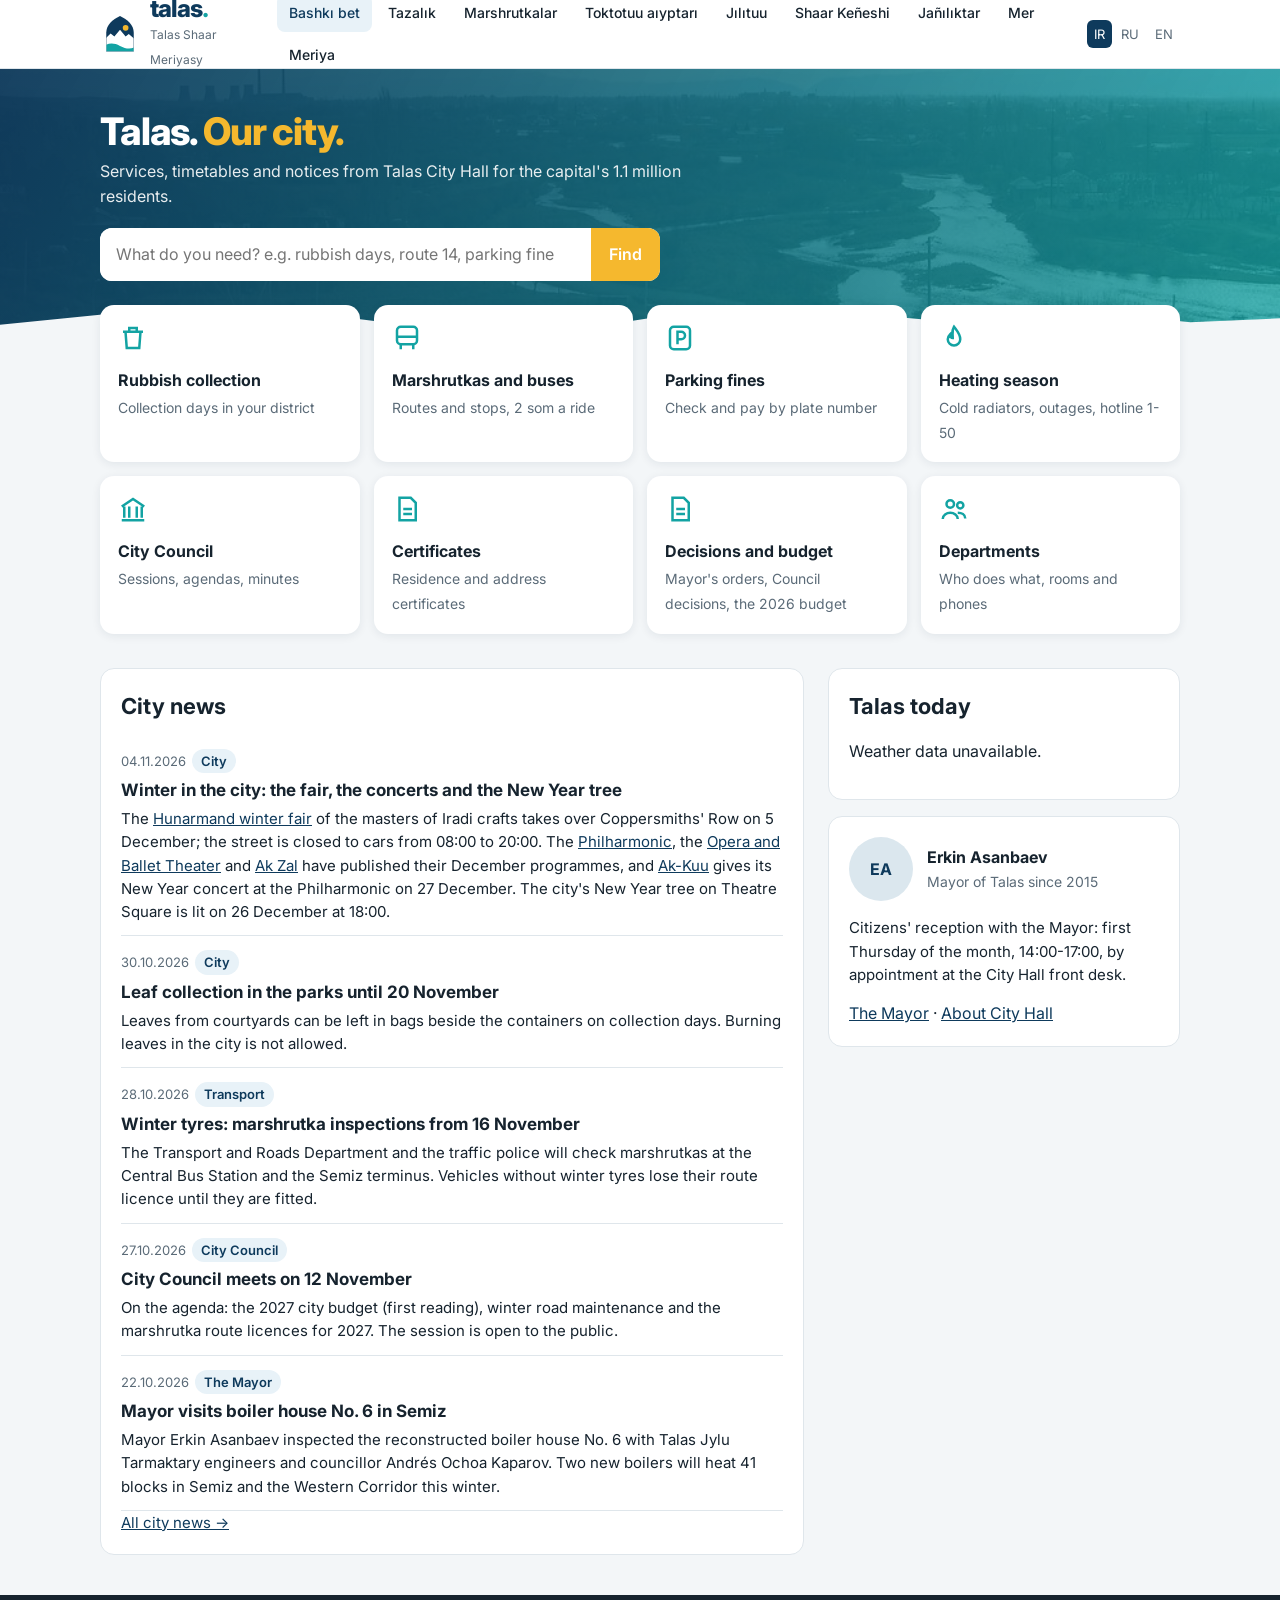
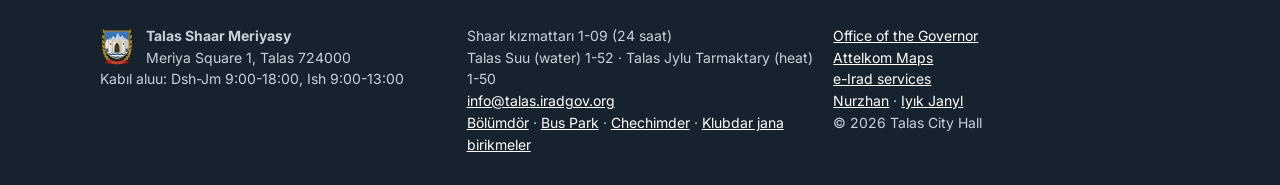
<file: index.html>
<!doctype html>
<html lang="en">
<head>
<meta charset="utf-8">
<meta name="viewport" content="width=device-width, initial-scale=1">
<title>Talas City Hall</title>
<meta name="description" content="Talas City Hall: rubbish collection days, marshrutka routes, parking fines, the heating season, City Council and city news.">
<meta name="author" content="Aizada Turusbekova, Public Relations and Civil Society Department">
<link rel="canonical" href="https://talas.iradgov.org/">
<meta property="og:type" content="website">
<meta property="og:site_name" content="Talas City Hall">
<meta property="og:url" content="https://talas.iradgov.org/">
<meta property="og:title" content="Talas City Hall">
<meta property="og:description" content="Talas City Hall: rubbish collection days, marshrutka routes, parking fines, the heating season, City Council and city news.">
<meta property="og:image" content="https://talas.iradgov.org/assets/og-image.png">
<meta property="og:image:width" content="1200">
<meta property="og:image:height" content="630">
<meta name="twitter:card" content="summary_large_image">
<meta name="twitter:image" content="https://talas.iradgov.org/assets/og-image.png">
<meta name="theme-color" content="#0e3a5c">
<link rel="icon" href="favicon.ico" sizes="any">
<link rel="icon" type="image/svg+xml" href="assets/talas-mark.svg">
<link rel="apple-touch-icon" href="apple-touch-icon.png">
<link rel="preconnect" href="https://fonts.googleapis.com">
<link rel="stylesheet" href="https://fonts.googleapis.com/css2?family=Inter:wght@400;500;600;700&display=swap">
<link rel="stylesheet" href="assets/site.css">
<script>window.goatcounter=new Object();goatcounter.path=p=>location.host+p;</script>
<script data-goatcounter="https://irad.goatcounter.com/count" async src="//gc.zgo.at/count.js"></script>
<script async src="https://www.googletagmanager.com/gtag/js?id=G-QTS2XFLJD7"></script>
<script>window.dataLayer=window.dataLayer||[];function gtag(){dataLayer.push(arguments);}gtag('js',new Date());gtag('config','G-QTS2XFLJD7');</script>
<script type="application/ld+json">{"@context": "https://schema.org", "@type": "GovernmentOrganization", "@id": "https://talas.iradgov.org/#org", "name": "Talas City Hall", "alternateName": "Talas Shaar Meriyasy", "url": "https://talas.iradgov.org/", "logo": "https://talas.iradgov.org/apple-touch-icon.png", "address": {"@type": "PostalAddress", "streetAddress": "Meriya Square 1", "addressLocality": "Talas", "postalCode": "724000"}, "telephone": "1-09", "email": "info@talas.iradgov.org"}</script>
</head>
<body data-page="home">
<header class="top" id="hdr"><div class="wrap"><a class="brand" href="index.html"><img src="assets/talas-mark.svg" alt=""><div><b>talas<i>.</i></b><span>Talas City Hall</span></div></a><button class="burger" aria-label="Menu">&#9776;</button><nav class="main"><a href="index.html" class="on">Home</a><a href="waste.html">Rubbish</a><a href="transport.html">Marshrutkas</a><a href="parking.html">Parking fines</a><a href="heating.html">Heating</a><a href="council.html">City Council</a><a href="news.html">News</a><a href="mayor.html">Mayor</a><a href="about.html">City Hall</a></nav><div class="lang"><a href="#" data-l="ir">IR</a><a href="#" data-l="ru">RU</a><a href="#" data-l="en" class="on">EN</a></div></div></header>
<!-- launch 01.03.2023. old site copy is in /old/ until 31.03, remove after -->
<section class="hero"><div class="wrap">
<h1>Talas. <span>Our city.</span></h1>
<p>Services, timetables and notices from Talas City Hall for the capital's 1.1 million residents.</p>
<form class="search" id="sf"><input name="q" placeholder="What do you need? e.g. rubbish days, route 14, parking fine" aria-label="Search"><button>Find</button></form>
</div></section>
<main class="wrap">
<div class="tiles">
<a class="tile" href="waste.html"><svg viewBox="0 0 24 24" fill="none" stroke="currentColor" stroke-width="2"><path d="M4 7h16M9 7V4h6v3M6 7l1 13h10l1-13"/></svg><b>Rubbish collection</b><span>Collection days in your district</span></a><a class="tile" href="transport.html"><svg viewBox="0 0 24 24" fill="none" stroke="currentColor" stroke-width="2"><rect x="4" y="3" width="16" height="14" rx="3"/><path d="M4 11h16M7 21v-4M17 21v-4"/></svg><b>Marshrutkas and buses</b><span>Routes and stops, 2 som a ride</span></a><a class="tile" href="parking.html"><svg viewBox="0 0 24 24" fill="none" stroke="currentColor" stroke-width="2"><rect x="4" y="3" width="16" height="18" rx="3"/><path d="M10 17V7h3a3 3 0 010 6h-3"/></svg><b>Parking fines</b><span>Check and pay by plate number</span></a><a class="tile" href="heating.html"><svg viewBox="0 0 24 24" fill="none" stroke="currentColor" stroke-width="2"><path d="M12 3c3 4 5 6 5 10a5 5 0 01-10 0c0-2 1-3 2-4 0 2 1 3 2 3 0-4-1-6 1-9z"/></svg><b>Heating season</b><span>Cold radiators, outages, hotline 1-50</span></a><a class="tile" href="council.html"><svg viewBox="0 0 24 24" fill="none" stroke="currentColor" stroke-width="2"><path d="M3 10l9-6 9 6M5 10v9M19 10v9M9 10v9M15 10v9M3 21h18"/></svg><b>City Council</b><span>Sessions, agendas, minutes</span></a><a class="tile" href="about.html#documents"><svg viewBox="0 0 24 24" fill="none" stroke="currentColor" stroke-width="2"><path d="M6 3h9l4 4v14H6z"/><path d="M9 12h7M9 16h7"/></svg><b>Certificates</b><span>Residence and address certificates</span></a><a class="tile" href="decisions.html"><svg viewBox="0 0 24 24" fill="none" stroke="currentColor" stroke-width="2"><path d="M6 3h9l4 4v14H6z"/><path d="M9 12h7M9 16h7"/></svg><b>Decisions and budget</b><span>Mayor's orders, Council decisions, the 2026 budget</span></a><a class="tile" href="departments.html"><svg viewBox="0 0 24 24" fill="none" stroke="currentColor" stroke-width="2"><circle cx="9" cy="8" r="3"/><circle cx="17" cy="9" r="2.5"/><path d="M3 20c0-3 3-5 6-5s6 2 6 5M15 15c3 0 6 1.5 6 4.5"/></svg><b>Departments</b><span>Who does what, rooms and phones</span></a>
</div>
<div class="grid2">
<div class="card news" id="news"><h2>City news</h2><article id="n0"><time datetime="2026-11-04">04.11.2026</time> <span class="pill">City</span><h3>Winter in the city: the fair, the concerts and the New Year tree</h3><p>The <a href="https://hunar.korkom.org/">Hunarmand winter fair</a> of the masters of Iradi crafts takes over Coppersmiths&#x27; Row on 5 December; the street is closed to cars from 08:00 to 20:00. The <a href="https://philharmonic.korkom.org/">Philharmonic</a>, the <a href="https://talas-opera.korkom.org/">Opera and Ballet Theater</a> and <a href="https://akzal.korkom.org/">Ak Zal</a> have published their December programmes, and <a href="https://akkuu.korkom.org/">Ak-Kuu</a> gives its New Year concert at the Philharmonic on 27 December. The city&#x27;s New Year tree on Theatre Square is lit on 26 December at 18:00.</p></article><article id="n1"><time datetime="2026-10-30">30.10.2026</time> <span class="pill">City</span><h3>Leaf collection in the parks until 20 November</h3><p>Leaves from courtyards can be left in bags beside the containers on collection days. Burning leaves in the city is not allowed.</p></article><article id="n2"><time datetime="2026-10-28">28.10.2026</time> <span class="pill">Transport</span><h3>Winter tyres: marshrutka inspections from 16 November</h3><p>The Transport and Roads Department and the traffic police will check marshrutkas at the Central Bus Station and the Semiz terminus. Vehicles without winter tyres lose their route licence until they are fitted.</p></article><article id="n3"><time datetime="2026-10-27">27.10.2026</time> <span class="pill">City Council</span><h3>City Council meets on 12 November</h3><p>On the agenda: the 2027 city budget (first reading), winter road maintenance and the marshrutka route licences for 2027. The session is open to the public.</p></article><article id="n4"><time datetime="2026-10-22">22.10.2026</time> <span class="pill">The Mayor</span><h3>Mayor visits boiler house No. 6 in Semiz</h3><p>Mayor Erkin Asanbaev inspected the reconstructed boiler house No. 6 with Talas Jylu Tarmaktary engineers and councillor Andrés Ochoa Kaparov. Two new boilers will heat 41 blocks in Semiz and the Western Corridor this winter.</p></article><p><a href="news.html">All city news &rarr;</a></p></div>
<div>
<div class="card wx" id="wx"><h2>Talas today</h2>…</div>
<div class="card" style="margin-top:16px"><div class="mayor"><div class="ph">EA</div><div><b>Erkin Asanbaev</b><br><span style="color:#5b6b78;font-size:14px">Mayor of Talas since 2015</span></div></div>
<p style="font-size:15px">Citizens' reception with the Mayor: first Thursday of the month, 14:00-17:00, by appointment at the City Hall front desk.</p><a href="mayor.html">The Mayor</a> · <a href="about.html">About City Hall</a></div>
</div>
</div>
</main>
<footer id="ftr"><div class="wrap cols"><div><img src="assets/talas-arms.svg" alt="" width="34" height="40" style="float:left;margin:2px 12px 0 0"><b>Talas City Hall</b><br>Meriya Square 1, Talas 724000<br>Reception: Mon-Fri 9:00-18:00, Sat 9:00-13:00</div><div>City services line 1-09 (24 h)<br>Talas Suu (water) 1-52 · Talas Jylu Tarmaktary (heat) 1-50<br><a href="mailto:info@talas.iradgov.org">info@talas.iradgov.org</a><br><a href="departments.html">Departments</a> · <a href="https://transport.talas.iradgov.org/">Bus Park</a> · <a href="decisions.html">Decisions</a> · <a href="clubs.html">Clubs and associations</a></div><div><a href="https://iradgov.org/">Office of the Governor</a><br><a href="https://maps.attelkom.net/">Attelkom Maps</a><br><a href="https://e-irad.org/">e-Irad services</a><br><a href="https://nurzhan.iradgov.org/">Nurzhan</a> · <a href="https://iyikjanyl.iradgov.org/">Iyık Janyl</a><br>&copy; 2026 Talas City Hall</div></div></footer>
<script src="assets/site.js"></script>
</body>
</html>
</file>
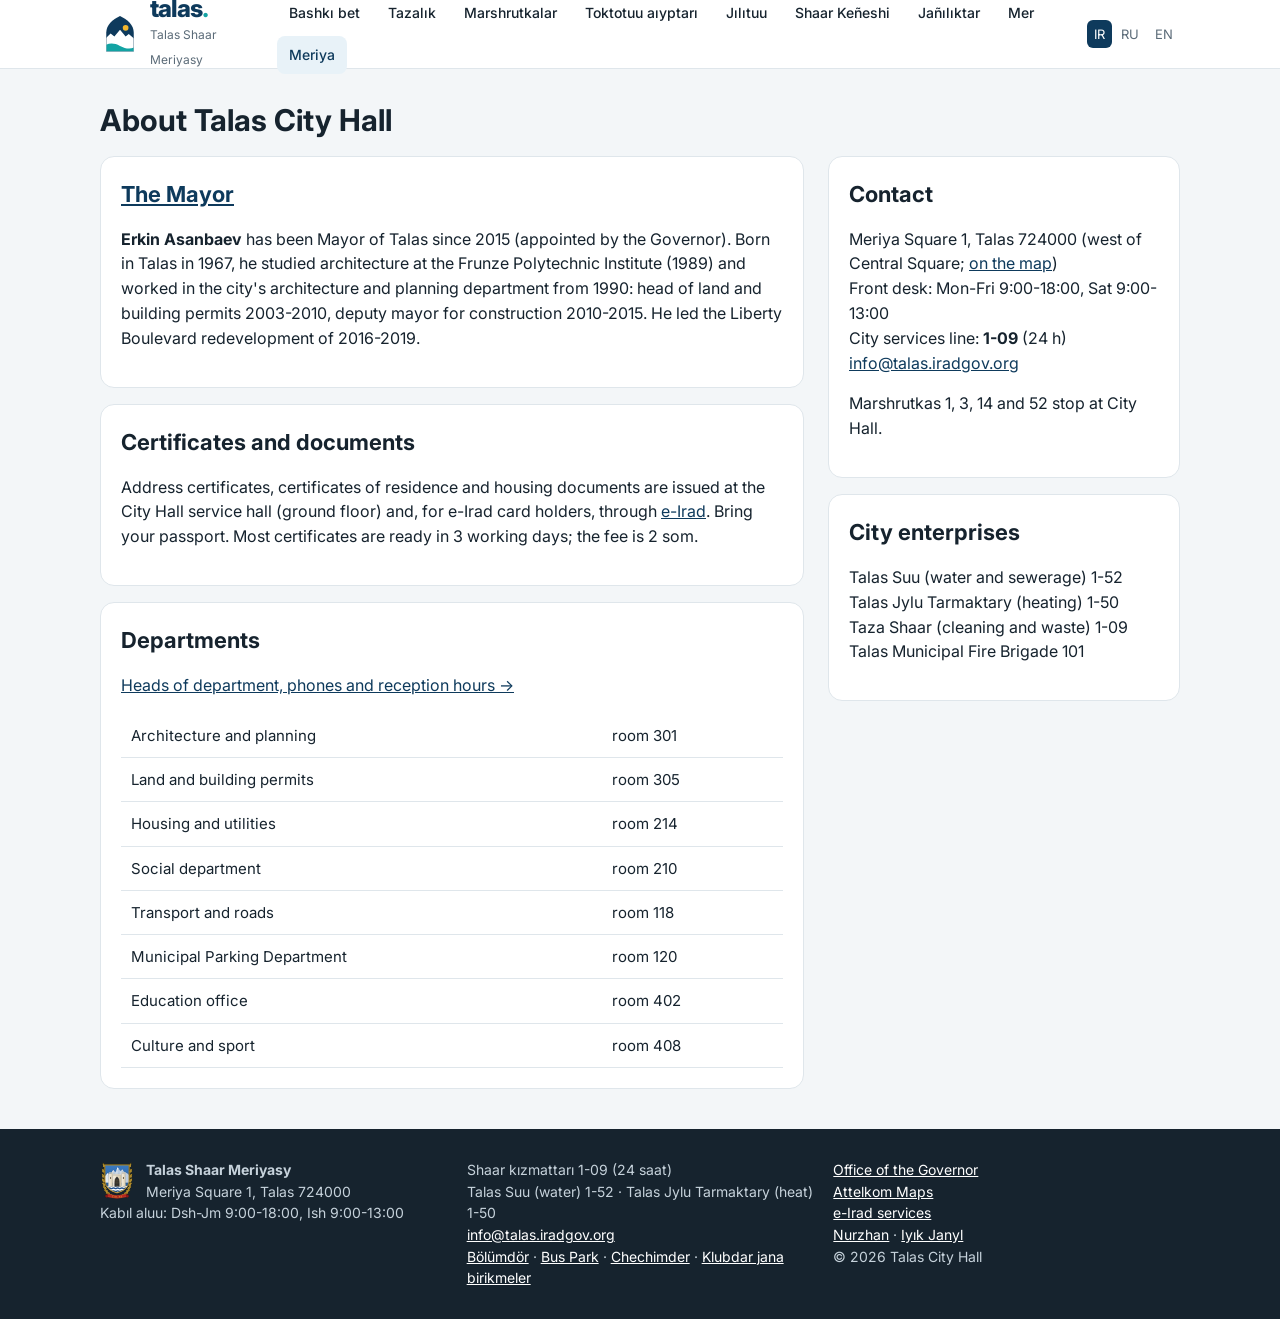
<file: about.html>
<!doctype html>
<html lang="en">
<head>
<meta charset="utf-8">
<meta name="viewport" content="width=device-width, initial-scale=1">
<title>About - Talas City Hall</title>
<meta name="description" content="Talas City Hall: the Mayor, departments, certificates and contacts.">
<meta name="author" content="Aizada Turusbekova, Public Relations and Civil Society Department">
<link rel="canonical" href="https://talas.iradgov.org/about.html">
<meta property="og:type" content="website">
<meta property="og:site_name" content="Talas City Hall">
<meta property="og:url" content="https://talas.iradgov.org/about.html">
<meta property="og:title" content="About - Talas City Hall">
<meta property="og:description" content="Talas City Hall: the Mayor, departments, certificates and contacts.">
<meta property="og:image" content="https://talas.iradgov.org/assets/og-image.png">
<meta property="og:image:width" content="1200">
<meta property="og:image:height" content="630">
<meta name="twitter:card" content="summary_large_image">
<meta name="twitter:image" content="https://talas.iradgov.org/assets/og-image.png">
<meta name="theme-color" content="#0e3a5c">
<link rel="icon" href="favicon.ico" sizes="any">
<link rel="icon" type="image/svg+xml" href="assets/talas-mark.svg">
<link rel="apple-touch-icon" href="apple-touch-icon.png">
<link rel="preconnect" href="https://fonts.googleapis.com">
<link rel="stylesheet" href="https://fonts.googleapis.com/css2?family=Inter:wght@400;500;600;700&display=swap">
<link rel="stylesheet" href="assets/site.css">
<script>window.goatcounter=new Object();goatcounter.path=p=>location.host+p;</script>
<script data-goatcounter="https://irad.goatcounter.com/count" async src="//gc.zgo.at/count.js"></script>
<script async src="https://www.googletagmanager.com/gtag/js?id=G-QTS2XFLJD7"></script>
<script>window.dataLayer=window.dataLayer||[];function gtag(){dataLayer.push(arguments);}gtag('js',new Date());gtag('config','G-QTS2XFLJD7');</script>
</head>
<body data-page="about">
<header class="top" id="hdr"><div class="wrap"><a class="brand" href="index.html"><img src="assets/talas-mark.svg" alt=""><div><b>talas<i>.</i></b><span>Talas City Hall</span></div></a><button class="burger" aria-label="Menu">&#9776;</button><nav class="main"><a href="index.html">Home</a><a href="waste.html">Rubbish</a><a href="transport.html">Marshrutkas</a><a href="parking.html">Parking fines</a><a href="heating.html">Heating</a><a href="council.html">City Council</a><a href="news.html">News</a><a href="mayor.html">Mayor</a><a href="about.html" class="on">City Hall</a></nav><div class="lang"><a href="#" data-l="ir">IR</a><a href="#" data-l="ru">RU</a><a href="#" data-l="en" class="on">EN</a></div></div></header>
<main class="wrap">
<h1 class="page">About Talas City Hall</h1>
<div class="grid2" style="margin-top:12px"><div>
<div class="card"><h2><a href="mayor.html">The Mayor</a></h2><p><b>Erkin Asanbaev</b> has been Mayor of Talas since 2015 (appointed by the Governor). Born in Talas in 1967, he studied architecture at the Frunze Polytechnic Institute (1989) and worked in the city's architecture and planning department from 1990: head of land and building permits 2003-2010, deputy mayor for construction 2010-2015. He led the Liberty Boulevard redevelopment of 2016-2019.</p></div>
<div class="card" style="margin-top:16px" id="documents"><h2>Certificates and documents</h2><p>Address certificates, certificates of residence and housing documents are issued at the City Hall service hall (ground floor) and, for e-Irad card holders, through <a href="https://e-irad.org/">e-Irad</a>. Bring your passport. Most certificates are ready in 3 working days; the fee is 2 som.</p></div>
<div class="card" style="margin-top:16px"><h2>Departments</h2><p><a href="departments.html">Heads of department, phones and reception hours &rarr;</a></p>
<table class="t"><tr><td>Architecture and planning</td><td>room 301</td></tr><tr><td>Land and building permits</td><td>room 305</td></tr><tr><td>Housing and utilities</td><td>room 214</td></tr><tr><td>Social department</td><td>room 210</td></tr><tr><td>Transport and roads</td><td>room 118</td></tr><tr><td>Municipal Parking Department</td><td>room 120</td></tr><tr><td>Education office</td><td>room 402</td></tr><tr><td>Culture and sport</td><td>room 408</td></tr></table></div>
</div><div>
<div class="card" id="contact"><h2>Contact</h2><p>Meriya Square 1, Talas 724000 (west of Central Square; <a href="https://maps.attelkom.net/?p=talas-city-hall">on the map</a>)<br>Front desk: Mon-Fri 9:00-18:00, Sat 9:00-13:00<br>City services line: <b>1-09</b> (24 h)<br><a href="mailto:info@talas.iradgov.org">info@talas.iradgov.org</a></p><p>Marshrutkas 1, 3, 14 and 52 stop at City Hall.</p></div>
<div class="card" style="margin-top:16px"><h2>City enterprises</h2><p>Talas Suu (water and sewerage) 1-52<br>Talas Jylu Tarmaktary (heating) 1-50<br>Taza Shaar (cleaning and waste) 1-09<br>Talas Municipal Fire Brigade 101</p></div>
</div></div>
</main>
<footer id="ftr"><div class="wrap cols"><div><img src="assets/talas-arms.svg" alt="" width="34" height="40" style="float:left;margin:2px 12px 0 0"><b>Talas City Hall</b><br>Meriya Square 1, Talas 724000<br>Reception: Mon-Fri 9:00-18:00, Sat 9:00-13:00</div><div>City services line 1-09 (24 h)<br>Talas Suu (water) 1-52 · Talas Jylu Tarmaktary (heat) 1-50<br><a href="mailto:info@talas.iradgov.org">info@talas.iradgov.org</a><br><a href="departments.html">Departments</a> · <a href="https://transport.talas.iradgov.org/">Bus Park</a> · <a href="decisions.html">Decisions</a> · <a href="clubs.html">Clubs and associations</a></div><div><a href="https://iradgov.org/">Office of the Governor</a><br><a href="https://maps.attelkom.net/">Attelkom Maps</a><br><a href="https://e-irad.org/">e-Irad services</a><br><a href="https://nurzhan.iradgov.org/">Nurzhan</a> · <a href="https://iyikjanyl.iradgov.org/">Iyık Janyl</a><br>&copy; 2026 Talas City Hall</div></div></footer>
<script src="assets/site.js"></script>
</body>
</html>
</file>
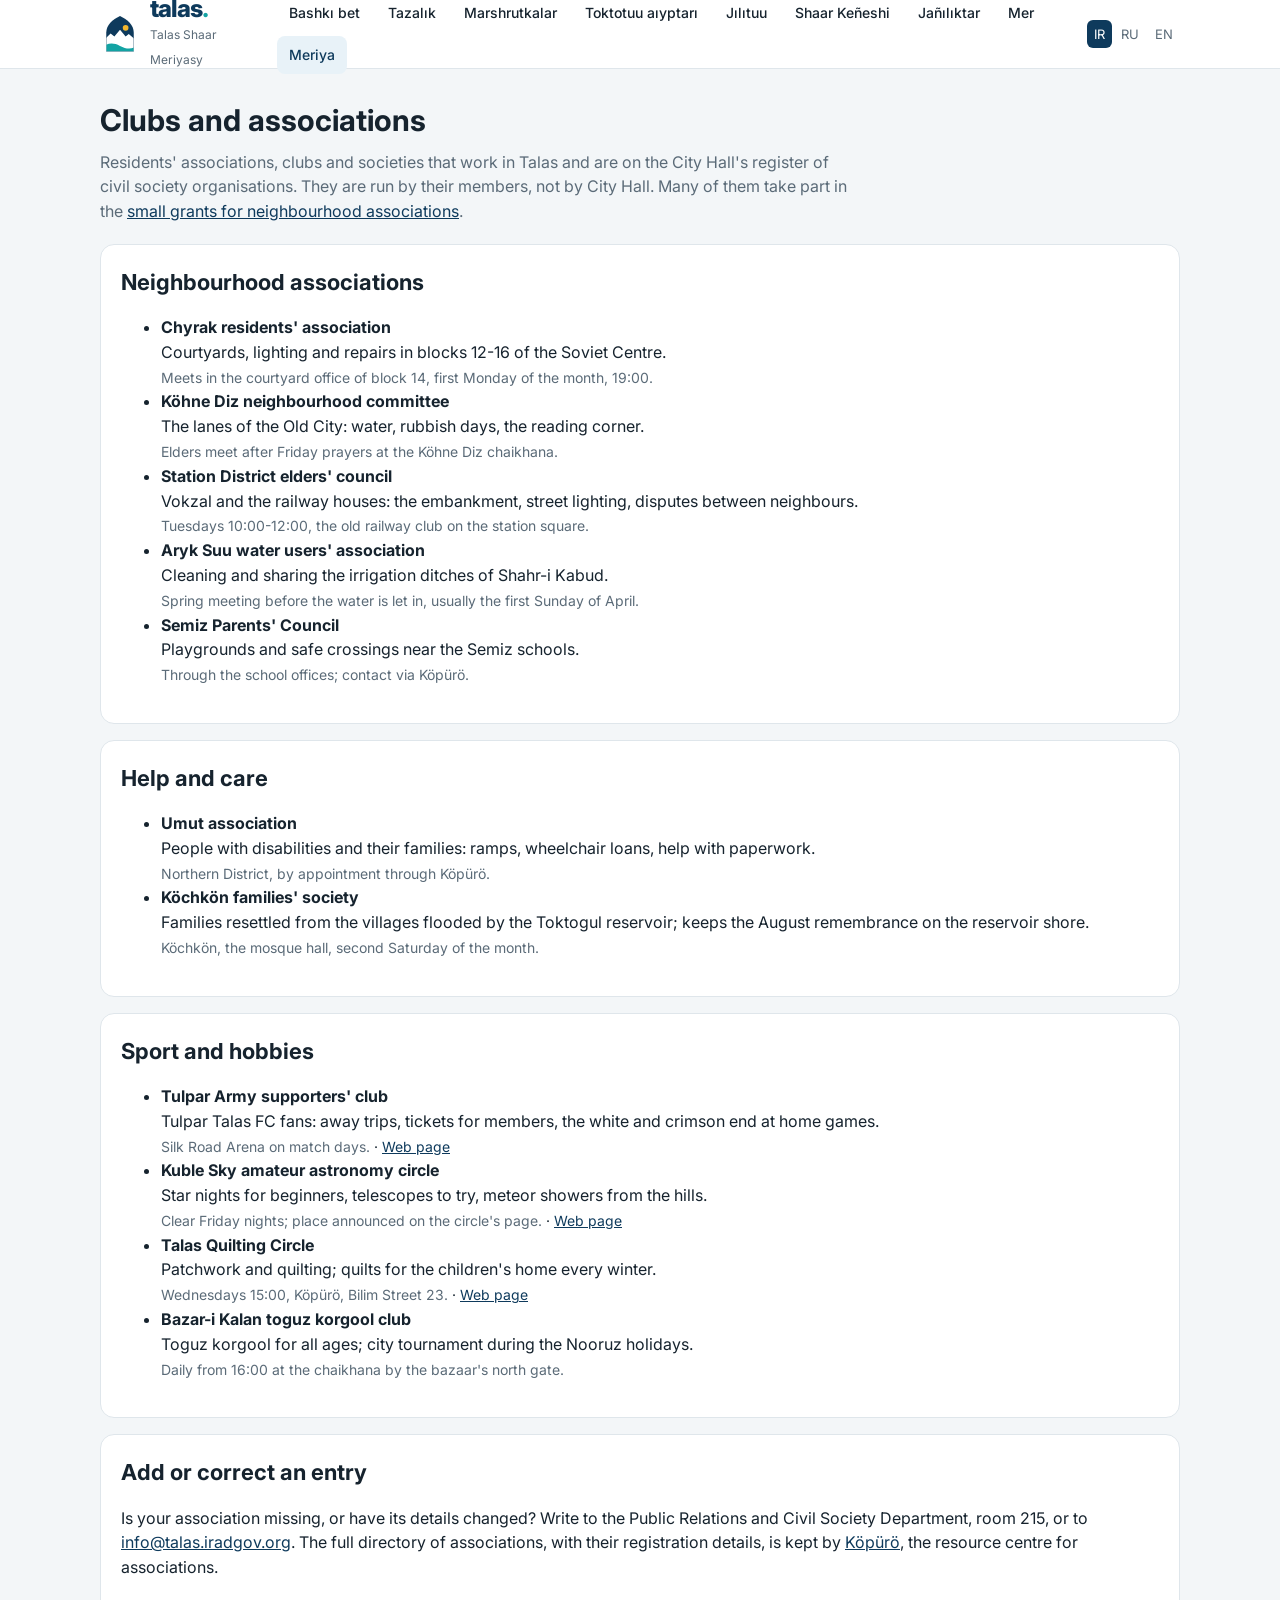
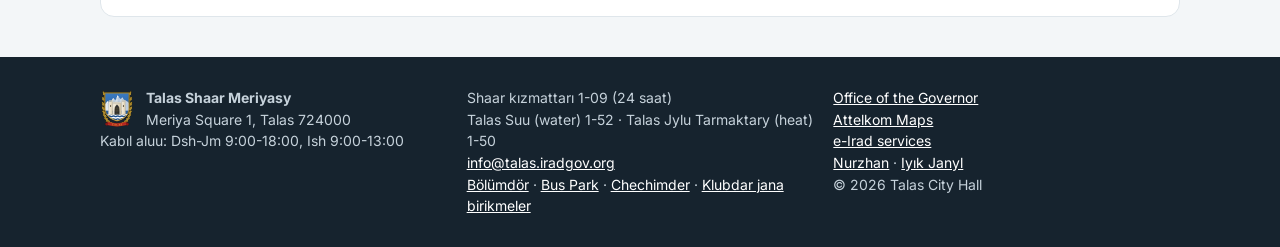
<file: clubs.html>
<!doctype html>
<html lang="en">
<head>
<meta charset="utf-8">
<meta name="viewport" content="width=device-width, initial-scale=1">
<title>Clubs and associations - Talas City Hall</title>
<meta name="description" content="Residents' associations, clubs and societies in Talas: neighbourhood committees, help and care, sport and hobbies.">
<meta name="author" content="Aizada Turusbekova, Public Relations and Civil Society Department">
<link rel="canonical" href="https://talas.iradgov.org/clubs.html">
<meta property="og:type" content="website">
<meta property="og:site_name" content="Talas City Hall">
<meta property="og:url" content="https://talas.iradgov.org/clubs.html">
<meta property="og:title" content="Clubs and associations - Talas City Hall">
<meta property="og:description" content="Residents' associations, clubs and societies in Talas: neighbourhood committees, help and care, sport and hobbies.">
<meta property="og:image" content="https://talas.iradgov.org/assets/og-image.png">
<meta property="og:image:width" content="1200">
<meta property="og:image:height" content="630">
<meta name="twitter:card" content="summary_large_image">
<meta name="twitter:image" content="https://talas.iradgov.org/assets/og-image.png">
<meta name="theme-color" content="#0e3a5c">
<link rel="icon" href="favicon.ico" sizes="any">
<link rel="icon" type="image/svg+xml" href="assets/talas-mark.svg">
<link rel="apple-touch-icon" href="apple-touch-icon.png">
<link rel="preconnect" href="https://fonts.googleapis.com">
<link rel="stylesheet" href="https://fonts.googleapis.com/css2?family=Inter:wght@400;500;600;700&display=swap">
<link rel="stylesheet" href="assets/site.css">
<script>window.goatcounter=new Object();goatcounter.path=p=>location.host+p;</script>
<script data-goatcounter="https://irad.goatcounter.com/count" async src="//gc.zgo.at/count.js"></script>
<script async src="https://www.googletagmanager.com/gtag/js?id=G-QTS2XFLJD7"></script>
<script>window.dataLayer=window.dataLayer||[];function gtag(){dataLayer.push(arguments);}gtag('js',new Date());gtag('config','G-QTS2XFLJD7');</script>
</head>
<body data-page="about">
<header class="top" id="hdr"><div class="wrap"><a class="brand" href="index.html"><img src="assets/talas-mark.svg" alt=""><div><b>talas<i>.</i></b><span>Talas City Hall</span></div></a><button class="burger" aria-label="Menu">&#9776;</button><nav class="main"><a href="index.html">Home</a><a href="waste.html">Rubbish</a><a href="transport.html">Marshrutkas</a><a href="parking.html">Parking fines</a><a href="heating.html">Heating</a><a href="council.html">City Council</a><a href="news.html">News</a><a href="mayor.html">Mayor</a><a href="about.html" class="on">City Hall</a></nav><div class="lang"><a href="#" data-l="ir">IR</a><a href="#" data-l="ru">RU</a><a href="#" data-l="en" class="on">EN</a></div></div></header>
<main class="wrap"><h1 class="page">Clubs and associations</h1>
<p class="lead">Residents' associations, clubs and societies that work in Talas and are on the City Hall's register of civil society organisations. They are run by their members, not by City Hall. Many of them take part in the <a href="departments.html#grants">small grants for neighbourhood associations</a>.</p><div class="card" style="margin-top:16px"><h2>Neighbourhood associations</h2><ul class="plain-links"><li><b>Chyrak residents&#x27; association</b><br>Courtyards, lighting and repairs in blocks 12-16 of the Soviet Centre.<br><span style="font-size:14px;color:var(--mut)">Meets in the courtyard office of block 14, first Monday of the month, 19:00.</span><span style="font-size:14px"></span></li><li><b>Köhne Diz neighbourhood committee</b><br>The lanes of the Old City: water, rubbish days, the reading corner.<br><span style="font-size:14px;color:var(--mut)">Elders meet after Friday prayers at the Köhne Diz chaikhana.</span><span style="font-size:14px"></span></li><li><b>Station District elders&#x27; council</b><br>Vokzal and the railway houses: the embankment, street lighting, disputes between neighbours.<br><span style="font-size:14px;color:var(--mut)">Tuesdays 10:00-12:00, the old railway club on the station square.</span><span style="font-size:14px"></span></li><li><b>Aryk Suu water users&#x27; association</b><br>Cleaning and sharing the irrigation ditches of Shahr-i Kabud.<br><span style="font-size:14px;color:var(--mut)">Spring meeting before the water is let in, usually the first Sunday of April.</span><span style="font-size:14px"></span></li><li><b>Semiz Parents&#x27; Council</b><br>Playgrounds and safe crossings near the Semiz schools.<br><span style="font-size:14px;color:var(--mut)">Through the school offices; contact via Köpürö.</span><span style="font-size:14px"></span></li></ul></div><div class="card" style="margin-top:16px"><h2>Help and care</h2><ul class="plain-links"><li><b>Umut association</b><br>People with disabilities and their families: ramps, wheelchair loans, help with paperwork.<br><span style="font-size:14px;color:var(--mut)">Northern District, by appointment through Köpürö.</span><span style="font-size:14px"></span></li><li><b>Köchkön families&#x27; society</b><br>Families resettled from the villages flooded by the Toktogul reservoir; keeps the August remembrance on the reservoir shore.<br><span style="font-size:14px;color:var(--mut)">Köchkön, the mosque hall, second Saturday of the month.</span><span style="font-size:14px"></span></li></ul></div><div class="card" style="margin-top:16px"><h2>Sport and hobbies</h2><ul class="plain-links"><li><b>Tulpar Army supporters&#x27; club</b><br>Tulpar Talas FC fans: away trips, tickets for members, the white and crimson end at home games.<br><span style="font-size:14px;color:var(--mut)">Silk Road Arena on match days.</span><span style="font-size:14px"> &middot; <a href="https://uyalar.net/tulpar-army/">Web page</a></span></li><li><b>Kuble Sky amateur astronomy circle</b><br>Star nights for beginners, telescopes to try, meteor showers from the hills.<br><span style="font-size:14px;color:var(--mut)">Clear Friday nights; place announced on the circle&#x27;s page.</span><span style="font-size:14px"> &middot; <a href="https://www.attelkom.net/users/Medet5120/">Web page</a></span></li><li><b>Talas Quilting Circle</b><br>Patchwork and quilting; quilts for the children&#x27;s home every winter.<br><span style="font-size:14px;color:var(--mut)">Wednesdays 15:00, Köpürö, Bilim Street 23.</span><span style="font-size:14px"> &middot; <a href="https://www.attelkom.net/users/Heather4079/">Web page</a></span></li><li><b>Bazar-i Kalan toguz korgool club</b><br>Toguz korgool for all ages; city tournament during the Nooruz holidays.<br><span style="font-size:14px;color:var(--mut)">Daily from 16:00 at the chaikhana by the bazaar&#x27;s north gate.</span><span style="font-size:14px"></span></li></ul></div>
<div class="card" style="margin-top:16px"><h2>Add or correct an entry</h2><p>Is your association missing, or have its details changed? Write to the Public Relations and Civil Society Department, room 215, or to <a href="mailto:info@talas.iradgov.org">info@talas.iradgov.org</a>. The full directory of associations, with their registration details, is kept by <a href="https://kopuro.org/directory.html">Köpürö</a>, the resource centre for associations.</p></div></main>
<footer id="ftr"><div class="wrap cols"><div><img src="assets/talas-arms.svg" alt="" width="34" height="40" style="float:left;margin:2px 12px 0 0"><b>Talas City Hall</b><br>Meriya Square 1, Talas 724000<br>Reception: Mon-Fri 9:00-18:00, Sat 9:00-13:00</div><div>City services line 1-09 (24 h)<br>Talas Suu (water) 1-52 · Talas Jylu Tarmaktary (heat) 1-50<br><a href="mailto:info@talas.iradgov.org">info@talas.iradgov.org</a><br><a href="departments.html">Departments</a> · <a href="https://transport.talas.iradgov.org/">Bus Park</a> · <a href="decisions.html">Decisions</a> · <a href="clubs.html">Clubs and associations</a></div><div><a href="https://iradgov.org/">Office of the Governor</a><br><a href="https://maps.attelkom.net/">Attelkom Maps</a><br><a href="https://e-irad.org/">e-Irad services</a><br><a href="https://nurzhan.iradgov.org/">Nurzhan</a> · <a href="https://iyikjanyl.iradgov.org/">Iyık Janyl</a><br>&copy; 2026 Talas City Hall</div></div></footer>
<script src="assets/site.js"></script>
</body>
</html>
</file>
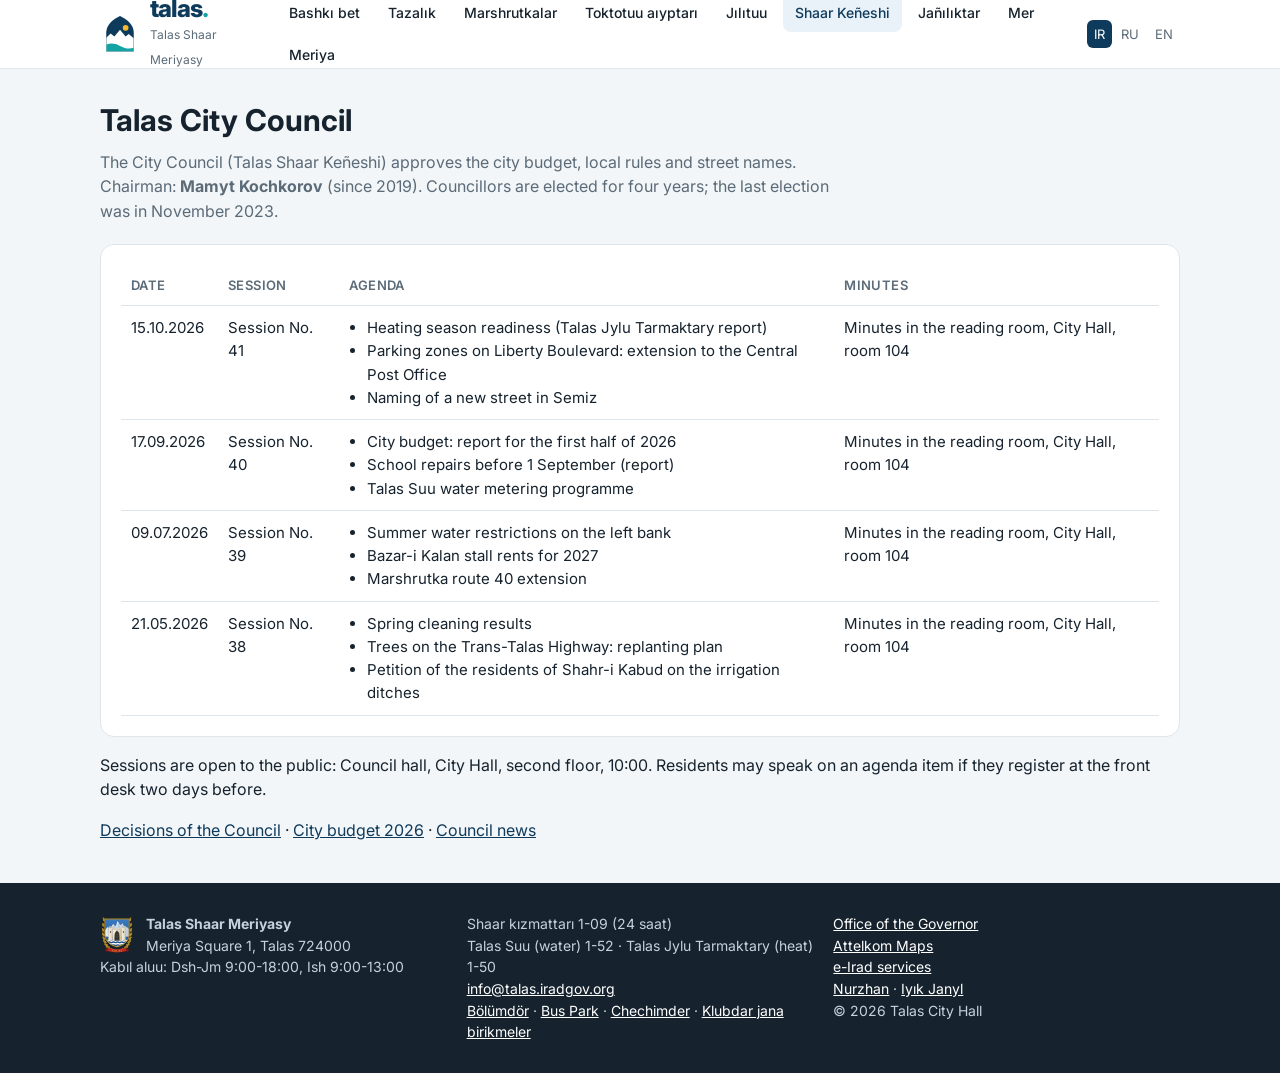
<file: council.html>
<!doctype html>
<html lang="en">
<head>
<meta charset="utf-8">
<meta name="viewport" content="width=device-width, initial-scale=1">
<title>City Council - Talas City Hall</title>
<meta name="description" content="Talas City Council: sessions, agendas and minutes.">
<meta name="author" content="Aizada Turusbekova, Public Relations and Civil Society Department">
<link rel="canonical" href="https://talas.iradgov.org/council.html">
<meta property="og:type" content="website">
<meta property="og:site_name" content="Talas City Hall">
<meta property="og:url" content="https://talas.iradgov.org/council.html">
<meta property="og:title" content="City Council - Talas City Hall">
<meta property="og:description" content="Talas City Council: sessions, agendas and minutes.">
<meta property="og:image" content="https://talas.iradgov.org/assets/og-image.png">
<meta property="og:image:width" content="1200">
<meta property="og:image:height" content="630">
<meta name="twitter:card" content="summary_large_image">
<meta name="twitter:image" content="https://talas.iradgov.org/assets/og-image.png">
<meta name="theme-color" content="#0e3a5c">
<link rel="icon" href="favicon.ico" sizes="any">
<link rel="icon" type="image/svg+xml" href="assets/talas-mark.svg">
<link rel="apple-touch-icon" href="apple-touch-icon.png">
<link rel="preconnect" href="https://fonts.googleapis.com">
<link rel="stylesheet" href="https://fonts.googleapis.com/css2?family=Inter:wght@400;500;600;700&display=swap">
<link rel="stylesheet" href="assets/site.css">
<script>window.goatcounter=new Object();goatcounter.path=p=>location.host+p;</script>
<script data-goatcounter="https://irad.goatcounter.com/count" async src="//gc.zgo.at/count.js"></script>
<script async src="https://www.googletagmanager.com/gtag/js?id=G-QTS2XFLJD7"></script>
<script>window.dataLayer=window.dataLayer||[];function gtag(){dataLayer.push(arguments);}gtag('js',new Date());gtag('config','G-QTS2XFLJD7');</script>
</head>
<body data-page="council">
<header class="top" id="hdr"><div class="wrap"><a class="brand" href="index.html"><img src="assets/talas-mark.svg" alt=""><div><b>talas<i>.</i></b><span>Talas City Hall</span></div></a><button class="burger" aria-label="Menu">&#9776;</button><nav class="main"><a href="index.html">Home</a><a href="waste.html">Rubbish</a><a href="transport.html">Marshrutkas</a><a href="parking.html">Parking fines</a><a href="heating.html">Heating</a><a href="council.html" class="on">City Council</a><a href="news.html">News</a><a href="mayor.html">Mayor</a><a href="about.html">City Hall</a></nav><div class="lang"><a href="#" data-l="ir">IR</a><a href="#" data-l="ru">RU</a><a href="#" data-l="en" class="on">EN</a></div></div></header>
<main class="wrap">
<h1 class="page">Talas City Council</h1>
<p class="lead">The City Council (Talas Shaar Keñeshi) approves the city budget, local rules and street names. Chairman: <b>Mamyt Kochkorov</b> (since 2019). Councillors are elected for four years; the last election was in November 2023.</p>
<div class="card"><table class="t"><thead><tr><th>Date</th><th>Session</th><th>Agenda</th><th>Minutes</th></tr></thead><tbody id="min"></tbody></table></div>
<p>Sessions are open to the public: Council hall, City Hall, second floor, 10:00. Residents may speak on an agenda item if they register at the front desk two days before.</p>
<p><a href="decisions.html#council">Decisions of the Council</a> · <a href="decisions.html#budget">City budget 2026</a> · <a href="news.html#council">Council news</a></p>
</main>
<footer id="ftr"><div class="wrap cols"><div><img src="assets/talas-arms.svg" alt="" width="34" height="40" style="float:left;margin:2px 12px 0 0"><b>Talas City Hall</b><br>Meriya Square 1, Talas 724000<br>Reception: Mon-Fri 9:00-18:00, Sat 9:00-13:00</div><div>City services line 1-09 (24 h)<br>Talas Suu (water) 1-52 · Talas Jylu Tarmaktary (heat) 1-50<br><a href="mailto:info@talas.iradgov.org">info@talas.iradgov.org</a><br><a href="departments.html">Departments</a> · <a href="https://transport.talas.iradgov.org/">Bus Park</a> · <a href="decisions.html">Decisions</a> · <a href="clubs.html">Clubs and associations</a></div><div><a href="https://iradgov.org/">Office of the Governor</a><br><a href="https://maps.attelkom.net/">Attelkom Maps</a><br><a href="https://e-irad.org/">e-Irad services</a><br><a href="https://nurzhan.iradgov.org/">Nurzhan</a> · <a href="https://iyikjanyl.iradgov.org/">Iyık Janyl</a><br>&copy; 2026 Talas City Hall</div></div></footer>
<script src="assets/site.js"></script>
</body>
</html>
</file>
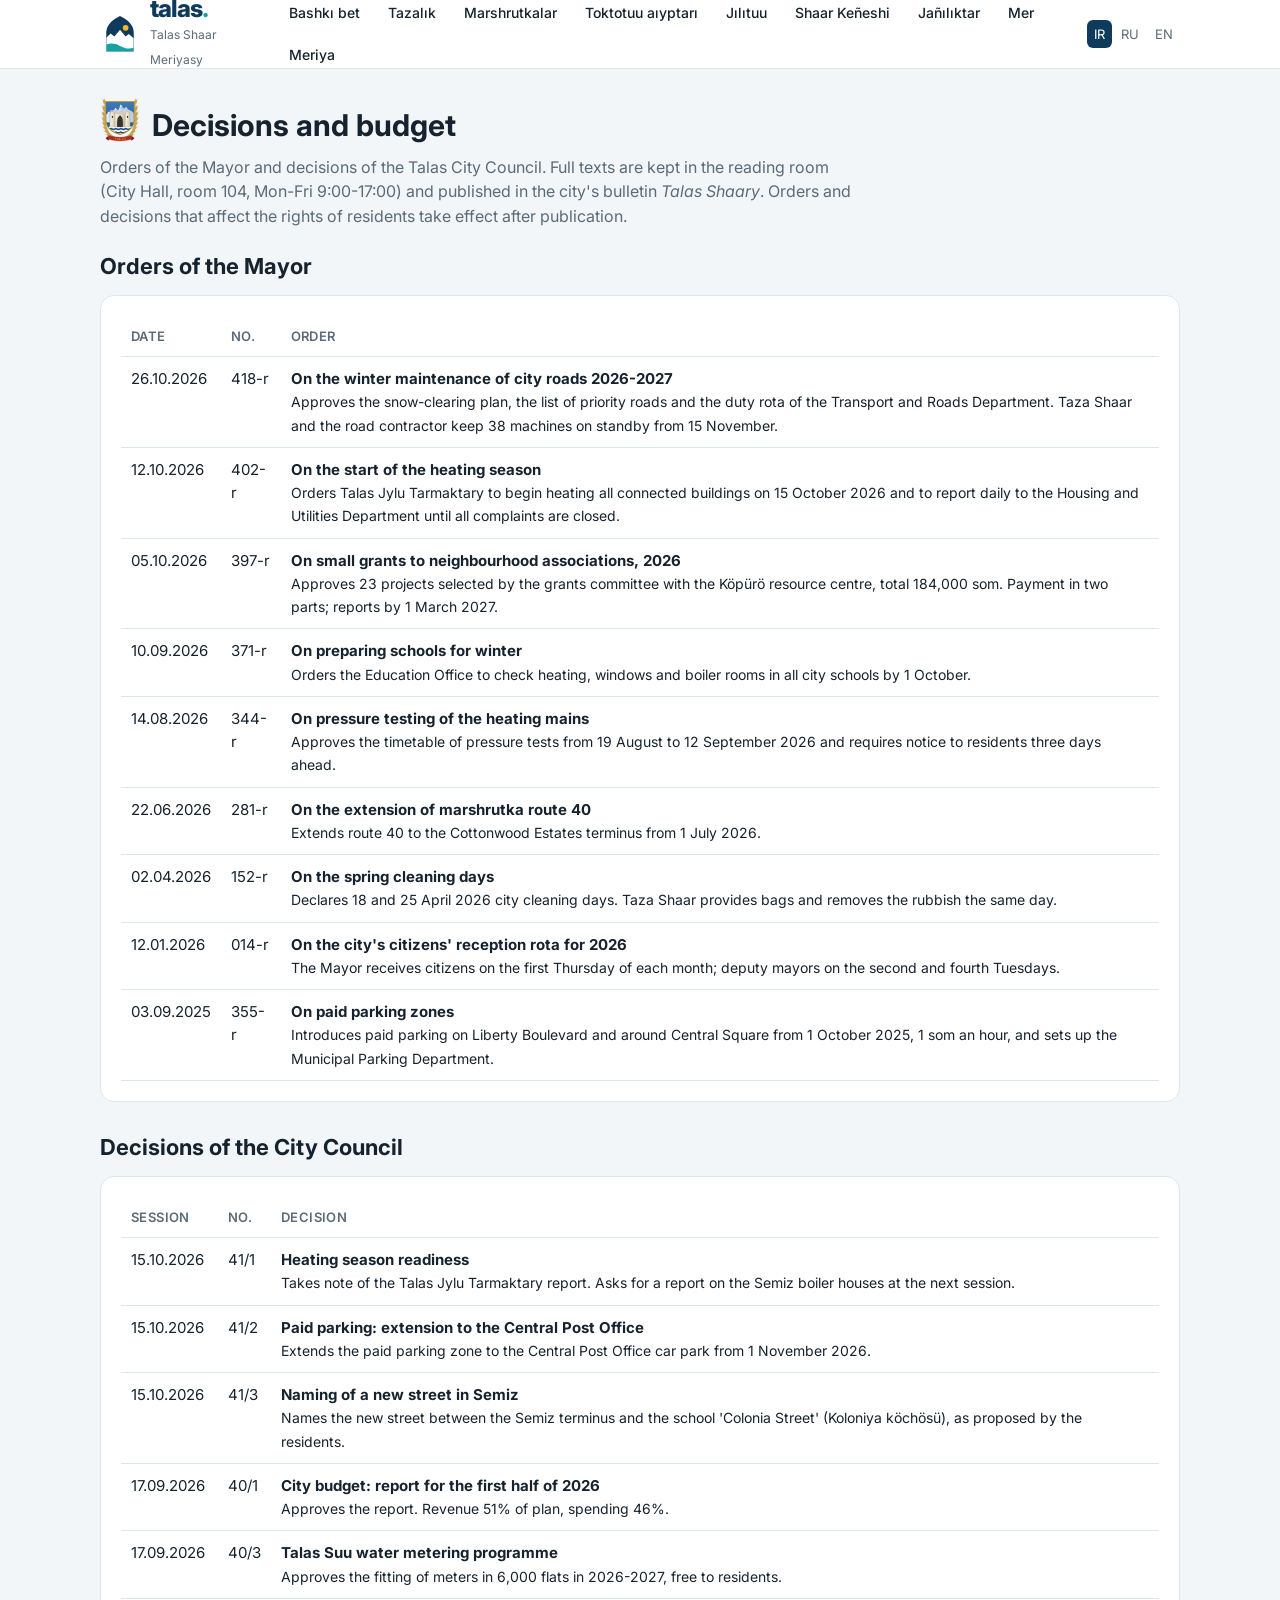
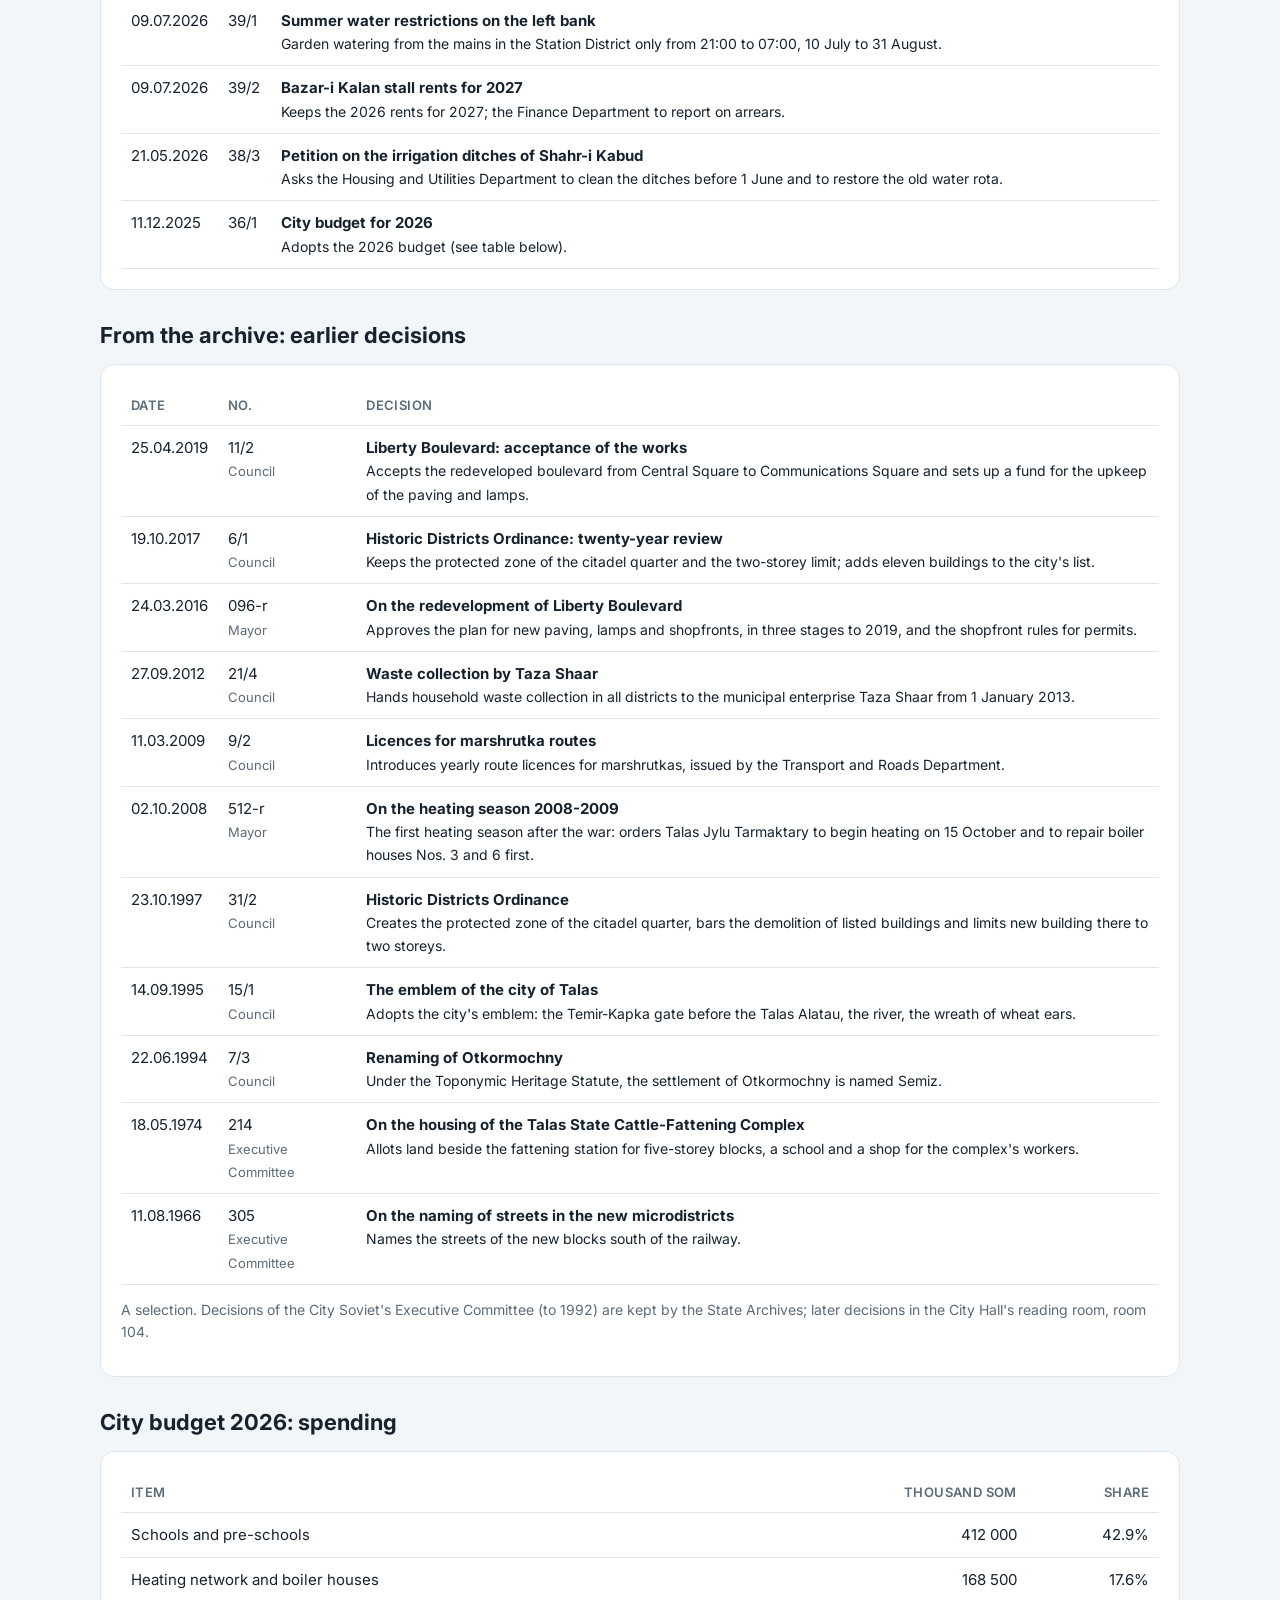
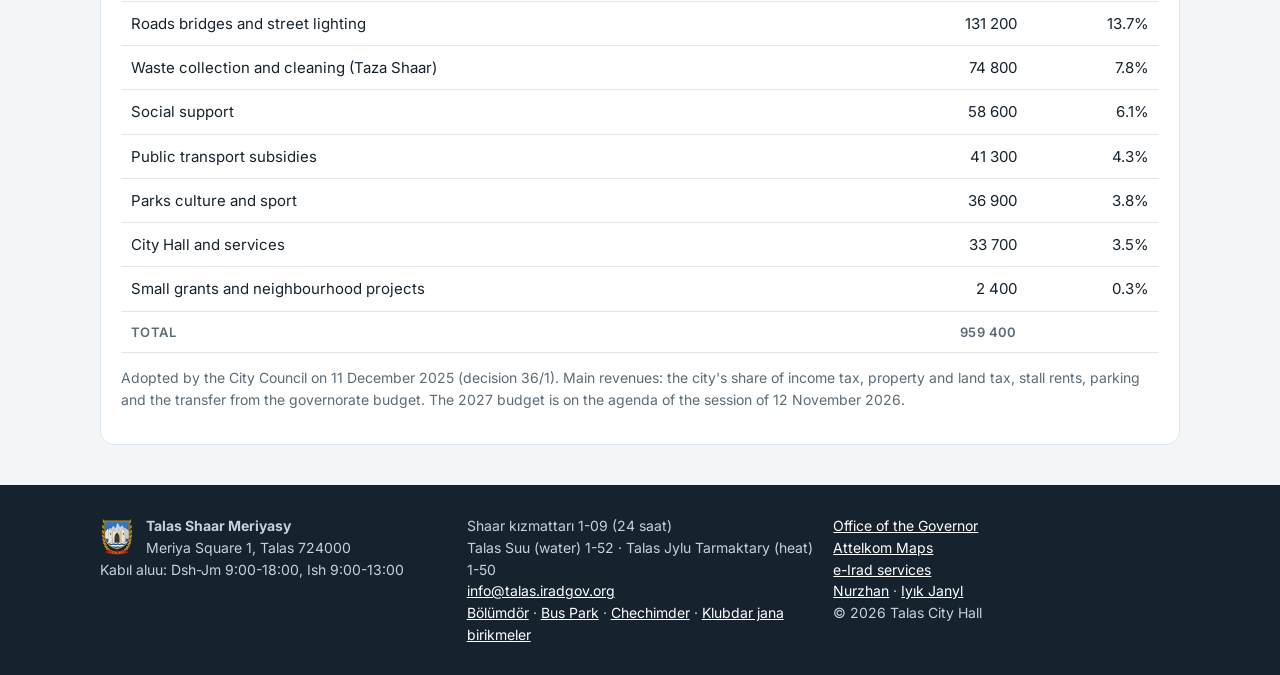
<file: decisions.html>
<!doctype html>
<html lang="en">
<head>
<meta charset="utf-8">
<meta name="viewport" content="width=device-width, initial-scale=1">
<title>Decisions and budget - Talas City Hall</title>
<meta name="description" content="Orders of the Mayor of Talas, decisions of the City Council and the 2026 city budget.">
<meta name="author" content="Aizada Turusbekova, Public Relations and Civil Society Department">
<link rel="canonical" href="https://talas.iradgov.org/decisions.html">
<meta property="og:type" content="website">
<meta property="og:site_name" content="Talas City Hall">
<meta property="og:url" content="https://talas.iradgov.org/decisions.html">
<meta property="og:title" content="Decisions and budget - Talas City Hall">
<meta property="og:description" content="Orders of the Mayor of Talas, decisions of the City Council and the 2026 city budget.">
<meta property="og:image" content="https://talas.iradgov.org/assets/og-image.png">
<meta property="og:image:width" content="1200">
<meta property="og:image:height" content="630">
<meta name="twitter:card" content="summary_large_image">
<meta name="twitter:image" content="https://talas.iradgov.org/assets/og-image.png">
<meta name="theme-color" content="#0e3a5c">
<link rel="icon" href="favicon.ico" sizes="any">
<link rel="icon" type="image/svg+xml" href="assets/talas-mark.svg">
<link rel="apple-touch-icon" href="apple-touch-icon.png">
<link rel="preconnect" href="https://fonts.googleapis.com">
<link rel="stylesheet" href="https://fonts.googleapis.com/css2?family=Inter:wght@400;500;600;700&display=swap">
<link rel="stylesheet" href="assets/site.css">
<script>window.goatcounter=new Object();goatcounter.path=p=>location.host+p;</script>
<script data-goatcounter="https://irad.goatcounter.com/count" async src="//gc.zgo.at/count.js"></script>
<script async src="https://www.googletagmanager.com/gtag/js?id=G-QTS2XFLJD7"></script>
<script>window.dataLayer=window.dataLayer||[];function gtag(){dataLayer.push(arguments);}gtag('js',new Date());gtag('config','G-QTS2XFLJD7');</script>
</head>
<body data-page="decisions">
<header class="top" id="hdr"><div class="wrap"><a class="brand" href="index.html"><img src="assets/talas-mark.svg" alt=""><div><b>talas<i>.</i></b><span>Talas City Hall</span></div></a><button class="burger" aria-label="Menu">&#9776;</button><nav class="main"><a href="index.html">Home</a><a href="waste.html">Rubbish</a><a href="transport.html">Marshrutkas</a><a href="parking.html">Parking fines</a><a href="heating.html">Heating</a><a href="council.html">City Council</a><a href="news.html">News</a><a href="mayor.html">Mayor</a><a href="about.html">City Hall</a></nav><div class="lang"><a href="#" data-l="ir">IR</a><a href="#" data-l="ru">RU</a><a href="#" data-l="en" class="on">EN</a></div></div></header>
<main class="wrap"><h1 class="page"><img src="assets/talas-arms.svg" alt="Emblem of Talas" width="40" height="47" style="vertical-align:-8px;margin-right:12px">Decisions and budget</h1>
<p class="lead">Orders of the Mayor and decisions of the Talas City Council. Full texts are kept in the reading room (City Hall, room 104, Mon-Fri 9:00-17:00) and published in the city's bulletin <i>Talas Shaary</i>. Orders and decisions that affect the rights of residents take effect after publication.</p>
<h2 id="orders">Orders of the Mayor</h2><div class="card"><table class="t"><tr><th>Date</th><th>No.</th><th>Order</th></tr><tr><td>26.10.2026</td><td>418-r</td><td><b>On the winter maintenance of city roads 2026-2027</b><br><span style="font-size:14px">Approves the snow-clearing plan, the list of priority roads and the duty rota of the Transport and Roads Department. Taza Shaar and the road contractor keep 38 machines on standby from 15 November.</span></td></tr><tr><td>12.10.2026</td><td>402-r</td><td><b>On the start of the heating season</b><br><span style="font-size:14px">Orders Talas Jylu Tarmaktary to begin heating all connected buildings on 15 October 2026 and to report daily to the Housing and Utilities Department until all complaints are closed.</span></td></tr><tr><td>05.10.2026</td><td>397-r</td><td><b>On small grants to neighbourhood associations, 2026</b><br><span style="font-size:14px">Approves 23 projects selected by the grants committee with the Köpürö resource centre, total 184,000 som. Payment in two parts; reports by 1 March 2027.</span></td></tr><tr><td>10.09.2026</td><td>371-r</td><td><b>On preparing schools for winter</b><br><span style="font-size:14px">Orders the Education Office to check heating, windows and boiler rooms in all city schools by 1 October.</span></td></tr><tr><td>14.08.2026</td><td>344-r</td><td><b>On pressure testing of the heating mains</b><br><span style="font-size:14px">Approves the timetable of pressure tests from 19 August to 12 September 2026 and requires notice to residents three days ahead.</span></td></tr><tr><td>22.06.2026</td><td>281-r</td><td><b>On the extension of marshrutka route 40</b><br><span style="font-size:14px">Extends route 40 to the Cottonwood Estates terminus from 1 July 2026.</span></td></tr><tr><td>02.04.2026</td><td>152-r</td><td><b>On the spring cleaning days</b><br><span style="font-size:14px">Declares 18 and 25 April 2026 city cleaning days. Taza Shaar provides bags and removes the rubbish the same day.</span></td></tr><tr><td>12.01.2026</td><td>014-r</td><td><b>On the city&#x27;s citizens&#x27; reception rota for 2026</b><br><span style="font-size:14px">The Mayor receives citizens on the first Thursday of each month; deputy mayors on the second and fourth Tuesdays.</span></td></tr><tr><td>03.09.2025</td><td>355-r</td><td><b>On paid parking zones</b><br><span style="font-size:14px">Introduces paid parking on Liberty Boulevard and around Central Square from 1 October 2025, 1 som an hour, and sets up the Municipal Parking Department.</span></td></tr></table></div>
<h2 id="council" style="margin-top:28px">Decisions of the City Council</h2><div class="card"><table class="t"><tr><th>Session</th><th>No.</th><th>Decision</th></tr><tr><td>15.10.2026</td><td>41/1</td><td><b>Heating season readiness</b><br><span style="font-size:14px">Takes note of the Talas Jylu Tarmaktary report. Asks for a report on the Semiz boiler houses at the next session.</span></td></tr><tr><td>15.10.2026</td><td>41/2</td><td><b>Paid parking: extension to the Central Post Office</b><br><span style="font-size:14px">Extends the paid parking zone to the Central Post Office car park from 1 November 2026.</span></td></tr><tr><td>15.10.2026</td><td>41/3</td><td><b>Naming of a new street in Semiz</b><br><span style="font-size:14px">Names the new street between the Semiz terminus and the school &#x27;Colonia Street&#x27; (Koloniya köchösü), as proposed by the residents.</span></td></tr><tr><td>17.09.2026</td><td>40/1</td><td><b>City budget: report for the first half of 2026</b><br><span style="font-size:14px">Approves the report. Revenue 51% of plan, spending 46%.</span></td></tr><tr><td>17.09.2026</td><td>40/3</td><td><b>Talas Suu water metering programme</b><br><span style="font-size:14px">Approves the fitting of meters in 6,000 flats in 2026-2027, free to residents.</span></td></tr><tr><td>09.07.2026</td><td>39/1</td><td><b>Summer water restrictions on the left bank</b><br><span style="font-size:14px">Garden watering from the mains in the Station District only from 21:00 to 07:00, 10 July to 31 August.</span></td></tr><tr><td>09.07.2026</td><td>39/2</td><td><b>Bazar-i Kalan stall rents for 2027</b><br><span style="font-size:14px">Keeps the 2026 rents for 2027; the Finance Department to report on arrears.</span></td></tr><tr><td>21.05.2026</td><td>38/3</td><td><b>Petition on the irrigation ditches of Shahr-i Kabud</b><br><span style="font-size:14px">Asks the Housing and Utilities Department to clean the ditches before 1 June and to restore the old water rota.</span></td></tr><tr><td>11.12.2025</td><td>36/1</td><td><b>City budget for 2026</b><br><span style="font-size:14px">Adopts the 2026 budget (see table below).</span></td></tr></table></div>
<h2 id="archive" style="margin-top:28px">From the archive: earlier decisions</h2><div class="card"><table class="t"><tr><th>Date</th><th>No.</th><th>Decision</th></tr><tr><td>25.04.2019</td><td>11/2<br><span style="font-size:13px;color:#5b6b78">Council</span></td><td><b>Liberty Boulevard: acceptance of the works</b><br><span style="font-size:14px">Accepts the redeveloped boulevard from Central Square to Communications Square and sets up a fund for the upkeep of the paving and lamps.</span></td></tr><tr><td>19.10.2017</td><td>6/1<br><span style="font-size:13px;color:#5b6b78">Council</span></td><td><b>Historic Districts Ordinance: twenty-year review</b><br><span style="font-size:14px">Keeps the protected zone of the citadel quarter and the two-storey limit; adds eleven buildings to the city&#x27;s list.</span></td></tr><tr><td>24.03.2016</td><td>096-r<br><span style="font-size:13px;color:#5b6b78">Mayor</span></td><td><b>On the redevelopment of Liberty Boulevard</b><br><span style="font-size:14px">Approves the plan for new paving, lamps and shopfronts, in three stages to 2019, and the shopfront rules for permits.</span></td></tr><tr><td>27.09.2012</td><td>21/4<br><span style="font-size:13px;color:#5b6b78">Council</span></td><td><b>Waste collection by Taza Shaar</b><br><span style="font-size:14px">Hands household waste collection in all districts to the municipal enterprise Taza Shaar from 1 January 2013.</span></td></tr><tr><td>11.03.2009</td><td>9/2<br><span style="font-size:13px;color:#5b6b78">Council</span></td><td><b>Licences for marshrutka routes</b><br><span style="font-size:14px">Introduces yearly route licences for marshrutkas, issued by the Transport and Roads Department.</span></td></tr><tr><td>02.10.2008</td><td>512-r<br><span style="font-size:13px;color:#5b6b78">Mayor</span></td><td><b>On the heating season 2008-2009</b><br><span style="font-size:14px">The first heating season after the war: orders Talas Jylu Tarmaktary to begin heating on 15 October and to repair boiler houses Nos. 3 and 6 first.</span></td></tr><tr><td>23.10.1997</td><td>31/2<br><span style="font-size:13px;color:#5b6b78">Council</span></td><td><b>Historic Districts Ordinance</b><br><span style="font-size:14px">Creates the protected zone of the citadel quarter, bars the demolition of listed buildings and limits new building there to two storeys.</span></td></tr><tr><td>14.09.1995</td><td>15/1<br><span style="font-size:13px;color:#5b6b78">Council</span></td><td><b>The emblem of the city of Talas</b><br><span style="font-size:14px">Adopts the city&#x27;s emblem: the Temir-Kapka gate before the Talas Alatau, the river, the wreath of wheat ears.</span></td></tr><tr><td>22.06.1994</td><td>7/3<br><span style="font-size:13px;color:#5b6b78">Council</span></td><td><b>Renaming of Otkormochny</b><br><span style="font-size:14px">Under the Toponymic Heritage Statute, the settlement of Otkormochny is named Semiz.</span></td></tr><tr><td>18.05.1974</td><td>214<br><span style="font-size:13px;color:#5b6b78">Executive Committee</span></td><td><b>On the housing of the Talas State Cattle-Fattening Complex</b><br><span style="font-size:14px">Allots land beside the fattening station for five-storey blocks, a school and a shop for the complex&#x27;s workers.</span></td></tr><tr><td>11.08.1966</td><td>305<br><span style="font-size:13px;color:#5b6b78">Executive Committee</span></td><td><b>On the naming of streets in the new microdistricts</b><br><span style="font-size:14px">Names the streets of the new blocks south of the railway.</span></td></tr></table><p style="font-size:14px;color:#5b6b78">A selection. Decisions of the City Soviet's Executive Committee (to 1992) are kept by the State Archives; later decisions in the City Hall's reading room, room 104.</p></div>
<h2 id="budget" style="margin-top:28px">City budget 2026: spending</h2><div class="card"><table class="t"><tr><th>Item</th><th style="text-align:right">Thousand som</th><th style="text-align:right">Share</th></tr><tr><td>Schools and pre-schools</td><td style="text-align:right">412 000</td><td style="text-align:right">42.9%</td></tr><tr><td>Heating network and boiler houses</td><td style="text-align:right">168 500</td><td style="text-align:right">17.6%</td></tr><tr><td>Roads  bridges and street lighting</td><td style="text-align:right">131 200</td><td style="text-align:right">13.7%</td></tr><tr><td>Waste collection and cleaning (Taza Shaar)</td><td style="text-align:right">74 800</td><td style="text-align:right">7.8%</td></tr><tr><td>Social support</td><td style="text-align:right">58 600</td><td style="text-align:right">6.1%</td></tr><tr><td>Public transport subsidies</td><td style="text-align:right">41 300</td><td style="text-align:right">4.3%</td></tr><tr><td>Parks  culture and sport</td><td style="text-align:right">36 900</td><td style="text-align:right">3.8%</td></tr><tr><td>City Hall and services</td><td style="text-align:right">33 700</td><td style="text-align:right">3.5%</td></tr><tr><td>Small grants and neighbourhood projects</td><td style="text-align:right">2 400</td><td style="text-align:right">0.3%</td></tr><tr><th>Total</th><th style="text-align:right">959 400</th><th></th></tr></table><p style="font-size:14px;color:#5b6b78">Adopted by the City Council on 11 December 2025 (decision 36/1). Main revenues: the city's share of income tax, property and land tax, stall rents, parking and the transfer from the governorate budget. The 2027 budget is on the agenda of the session of 12 November 2026.</p></div>
</main>
<footer id="ftr"><div class="wrap cols"><div><img src="assets/talas-arms.svg" alt="" width="34" height="40" style="float:left;margin:2px 12px 0 0"><b>Talas City Hall</b><br>Meriya Square 1, Talas 724000<br>Reception: Mon-Fri 9:00-18:00, Sat 9:00-13:00</div><div>City services line 1-09 (24 h)<br>Talas Suu (water) 1-52 · Talas Jylu Tarmaktary (heat) 1-50<br><a href="mailto:info@talas.iradgov.org">info@talas.iradgov.org</a><br><a href="departments.html">Departments</a> · <a href="https://transport.talas.iradgov.org/">Bus Park</a> · <a href="decisions.html">Decisions</a> · <a href="clubs.html">Clubs and associations</a></div><div><a href="https://iradgov.org/">Office of the Governor</a><br><a href="https://maps.attelkom.net/">Attelkom Maps</a><br><a href="https://e-irad.org/">e-Irad services</a><br><a href="https://nurzhan.iradgov.org/">Nurzhan</a> · <a href="https://iyikjanyl.iradgov.org/">Iyık Janyl</a><br>&copy; 2026 Talas City Hall</div></div></footer>
<script src="assets/site.js"></script>
</body>
</html>
</file>
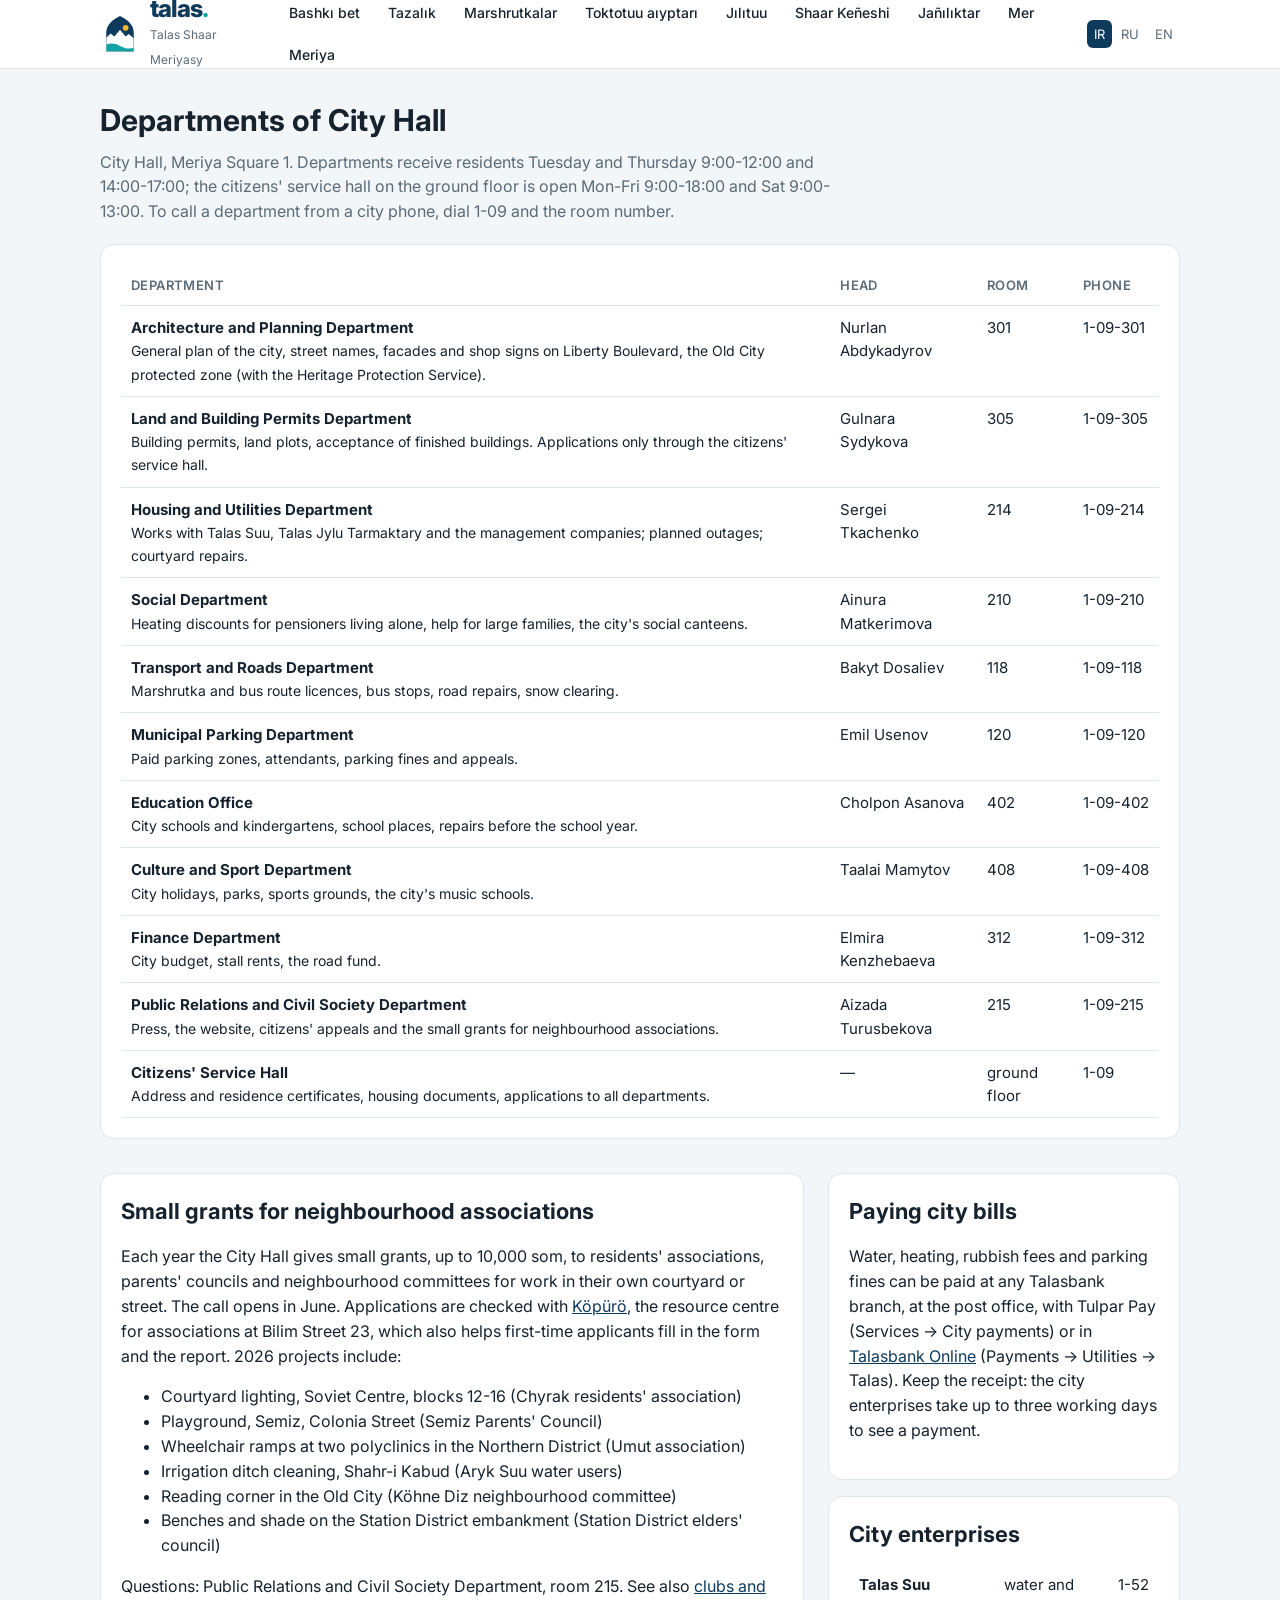
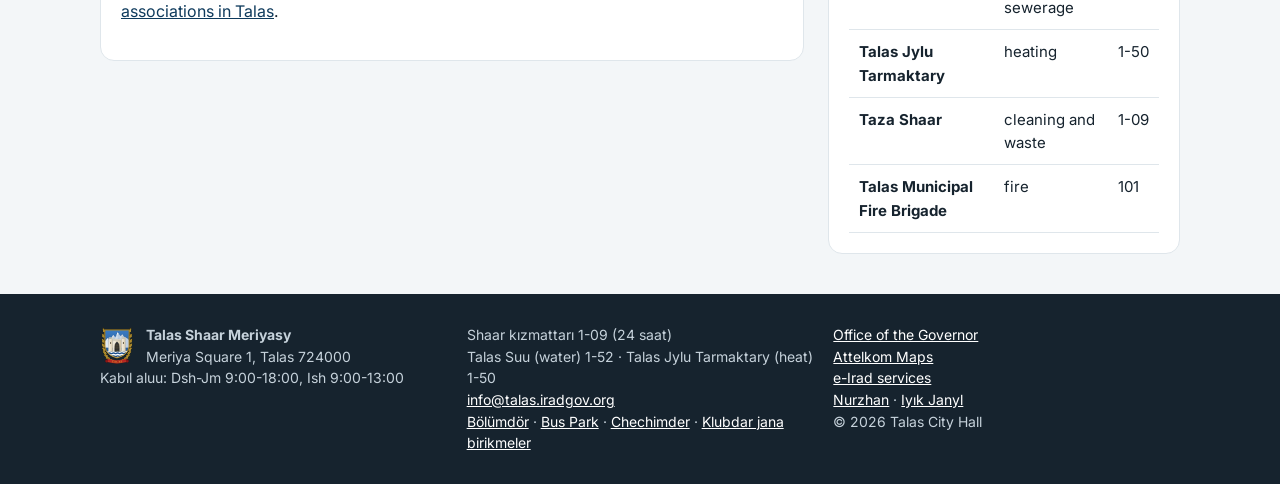
<file: departments.html>
<!doctype html>
<html lang="en">
<head>
<meta charset="utf-8">
<meta name="viewport" content="width=device-width, initial-scale=1">
<title>Departments - Talas City Hall</title>
<meta name="description" content="Departments of Talas City Hall: heads, rooms, phones, small grants and paying city bills.">
<meta name="author" content="Aizada Turusbekova, Public Relations and Civil Society Department">
<link rel="canonical" href="https://talas.iradgov.org/departments.html">
<meta property="og:type" content="website">
<meta property="og:site_name" content="Talas City Hall">
<meta property="og:url" content="https://talas.iradgov.org/departments.html">
<meta property="og:title" content="Departments - Talas City Hall">
<meta property="og:description" content="Departments of Talas City Hall: heads, rooms, phones, small grants and paying city bills.">
<meta property="og:image" content="https://talas.iradgov.org/assets/og-image.png">
<meta property="og:image:width" content="1200">
<meta property="og:image:height" content="630">
<meta name="twitter:card" content="summary_large_image">
<meta name="twitter:image" content="https://talas.iradgov.org/assets/og-image.png">
<meta name="theme-color" content="#0e3a5c">
<link rel="icon" href="favicon.ico" sizes="any">
<link rel="icon" type="image/svg+xml" href="assets/talas-mark.svg">
<link rel="apple-touch-icon" href="apple-touch-icon.png">
<link rel="preconnect" href="https://fonts.googleapis.com">
<link rel="stylesheet" href="https://fonts.googleapis.com/css2?family=Inter:wght@400;500;600;700&display=swap">
<link rel="stylesheet" href="assets/site.css">
<script>window.goatcounter=new Object();goatcounter.path=p=>location.host+p;</script>
<script data-goatcounter="https://irad.goatcounter.com/count" async src="//gc.zgo.at/count.js"></script>
<script async src="https://www.googletagmanager.com/gtag/js?id=G-QTS2XFLJD7"></script>
<script>window.dataLayer=window.dataLayer||[];function gtag(){dataLayer.push(arguments);}gtag('js',new Date());gtag('config','G-QTS2XFLJD7');</script>
</head>
<body data-page="departments">
<header class="top" id="hdr"><div class="wrap"><a class="brand" href="index.html"><img src="assets/talas-mark.svg" alt=""><div><b>talas<i>.</i></b><span>Talas City Hall</span></div></a><button class="burger" aria-label="Menu">&#9776;</button><nav class="main"><a href="index.html">Home</a><a href="waste.html">Rubbish</a><a href="transport.html">Marshrutkas</a><a href="parking.html">Parking fines</a><a href="heating.html">Heating</a><a href="council.html">City Council</a><a href="news.html">News</a><a href="mayor.html">Mayor</a><a href="about.html">City Hall</a></nav><div class="lang"><a href="#" data-l="ir">IR</a><a href="#" data-l="ru">RU</a><a href="#" data-l="en" class="on">EN</a></div></div></header>
<main class="wrap"><h1 class="page">Departments of City Hall</h1>
<p class="lead">City Hall, Meriya Square 1. Departments receive residents Tuesday and Thursday 9:00-12:00 and 14:00-17:00; the citizens' service hall on the ground floor is open Mon-Fri 9:00-18:00 and Sat 9:00-13:00. To call a department from a city phone, dial 1-09 and the room number.</p>
<div class="card tw"><table class="t"><tr><th>Department</th><th>Head</th><th>Room</th><th>Phone</th></tr><tr><td><b>Architecture and Planning Department</b><br><span style="font-size:14px">General plan of the city, street names, facades and shop signs on Liberty Boulevard, the Old City protected zone (with the Heritage Protection Service).</span></td><td>Nurlan Abdykadyrov</td><td>301</td><td class="nw">1-09-301</td></tr><tr><td><b>Land and Building Permits Department</b><br><span style="font-size:14px">Building permits, land plots, acceptance of finished buildings. Applications only through the citizens&#x27; service hall.</span></td><td>Gulnara Sydykova</td><td>305</td><td class="nw">1-09-305</td></tr><tr><td><b>Housing and Utilities Department</b><br><span style="font-size:14px">Works with Talas Suu, Talas Jylu Tarmaktary and the management companies; planned outages; courtyard repairs.</span></td><td>Sergei Tkachenko</td><td>214</td><td class="nw">1-09-214</td></tr><tr><td><b>Social Department</b><br><span style="font-size:14px">Heating discounts for pensioners living alone, help for large families, the city&#x27;s social canteens.</span></td><td>Ainura Matkerimova</td><td>210</td><td class="nw">1-09-210</td></tr><tr><td><b>Transport and Roads Department</b><br><span style="font-size:14px">Marshrutka and bus route licences, bus stops, road repairs, snow clearing.</span></td><td>Bakyt Dosaliev</td><td>118</td><td class="nw">1-09-118</td></tr><tr><td><b>Municipal Parking Department</b><br><span style="font-size:14px">Paid parking zones, attendants, parking fines and appeals.</span></td><td>Emil Usenov</td><td>120</td><td class="nw">1-09-120</td></tr><tr><td><b>Education Office</b><br><span style="font-size:14px">City schools and kindergartens, school places, repairs before the school year.</span></td><td>Cholpon Asanova</td><td>402</td><td class="nw">1-09-402</td></tr><tr><td><b>Culture and Sport Department</b><br><span style="font-size:14px">City holidays, parks, sports grounds, the city&#x27;s music schools.</span></td><td>Taalai Mamytov</td><td>408</td><td class="nw">1-09-408</td></tr><tr><td><b>Finance Department</b><br><span style="font-size:14px">City budget, stall rents, the road fund.</span></td><td>Elmira Kenzhebaeva</td><td>312</td><td class="nw">1-09-312</td></tr><tr><td><b>Public Relations and Civil Society Department</b><br><span style="font-size:14px">Press, the website, citizens&#x27; appeals and the small grants for neighbourhood associations.</span></td><td>Aizada Turusbekova</td><td>215</td><td class="nw">1-09-215</td></tr><tr><td><b>Citizens&#x27; Service Hall</b><br><span style="font-size:14px">Address and residence certificates, housing documents, applications to all departments.</span></td><td>&mdash;</td><td>ground floor</td><td class="nw">1-09</td></tr></table></div>
<div class="grid2"><div>
<div class="card" id="grants"><h2>Small grants for neighbourhood associations</h2><p>Each year the City Hall gives small grants, up to 10,000 som, to residents' associations, parents' councils and neighbourhood committees for work in their own courtyard or street. The call opens in June. Applications are checked with <a href="https://kopuro.org/">Köpürö</a>, the resource centre for associations at Bilim Street 23, which also helps first-time applicants fill in the form and the report. 2026 projects include:</p><ul><li>Courtyard lighting, Soviet Centre, blocks 12-16 (Chyrak residents&#x27; association)</li><li>Playground, Semiz, Colonia Street (Semiz Parents&#x27; Council)</li><li>Wheelchair ramps at two polyclinics in the Northern District (Umut association)</li><li>Irrigation ditch cleaning, Shahr-i Kabud (Aryk Suu water users)</li><li>Reading corner in the Old City (Köhne Diz neighbourhood committee)</li><li>Benches and shade on the Station District embankment (Station District elders&#x27; council)</li></ul><p>Questions: Public Relations and Civil Society Department, room 215. See also <a href="clubs.html">clubs and associations in Talas</a>.</p></div>
</div><div>
<div class="card" id="pay"><h2>Paying city bills</h2><p>Water, heating, rubbish fees and parking fines can be paid at any Talasbank branch, at the post office, with Tulpar Pay (Services &rarr; City payments) or in <a href="https://ib.talasbank.net/">Talasbank Online</a> (Payments &rarr; Utilities &rarr; Talas). Keep the receipt: the city enterprises take up to three working days to see a payment.</p></div>
<div class="card" style="margin-top:16px"><h2>City enterprises</h2><table class="t"><tr><td><b>Talas Suu</b></td><td>water and sewerage</td><td class="nw">1-52</td></tr><tr><td><b>Talas Jylu Tarmaktary</b></td><td>heating</td><td class="nw">1-50</td></tr><tr><td><b>Taza Shaar</b></td><td>cleaning and waste</td><td class="nw">1-09</td></tr><tr><td><b>Talas Municipal Fire Brigade</b></td><td>fire</td><td class="nw">101</td></tr></table></div>
</div></div></main>
<footer id="ftr"><div class="wrap cols"><div><img src="assets/talas-arms.svg" alt="" width="34" height="40" style="float:left;margin:2px 12px 0 0"><b>Talas City Hall</b><br>Meriya Square 1, Talas 724000<br>Reception: Mon-Fri 9:00-18:00, Sat 9:00-13:00</div><div>City services line 1-09 (24 h)<br>Talas Suu (water) 1-52 · Talas Jylu Tarmaktary (heat) 1-50<br><a href="mailto:info@talas.iradgov.org">info@talas.iradgov.org</a><br><a href="departments.html">Departments</a> · <a href="https://transport.talas.iradgov.org/">Bus Park</a> · <a href="decisions.html">Decisions</a> · <a href="clubs.html">Clubs and associations</a></div><div><a href="https://iradgov.org/">Office of the Governor</a><br><a href="https://maps.attelkom.net/">Attelkom Maps</a><br><a href="https://e-irad.org/">e-Irad services</a><br><a href="https://nurzhan.iradgov.org/">Nurzhan</a> · <a href="https://iyikjanyl.iradgov.org/">Iyık Janyl</a><br>&copy; 2026 Talas City Hall</div></div></footer>
<script src="assets/site.js"></script>
</body>
</html>
</file>
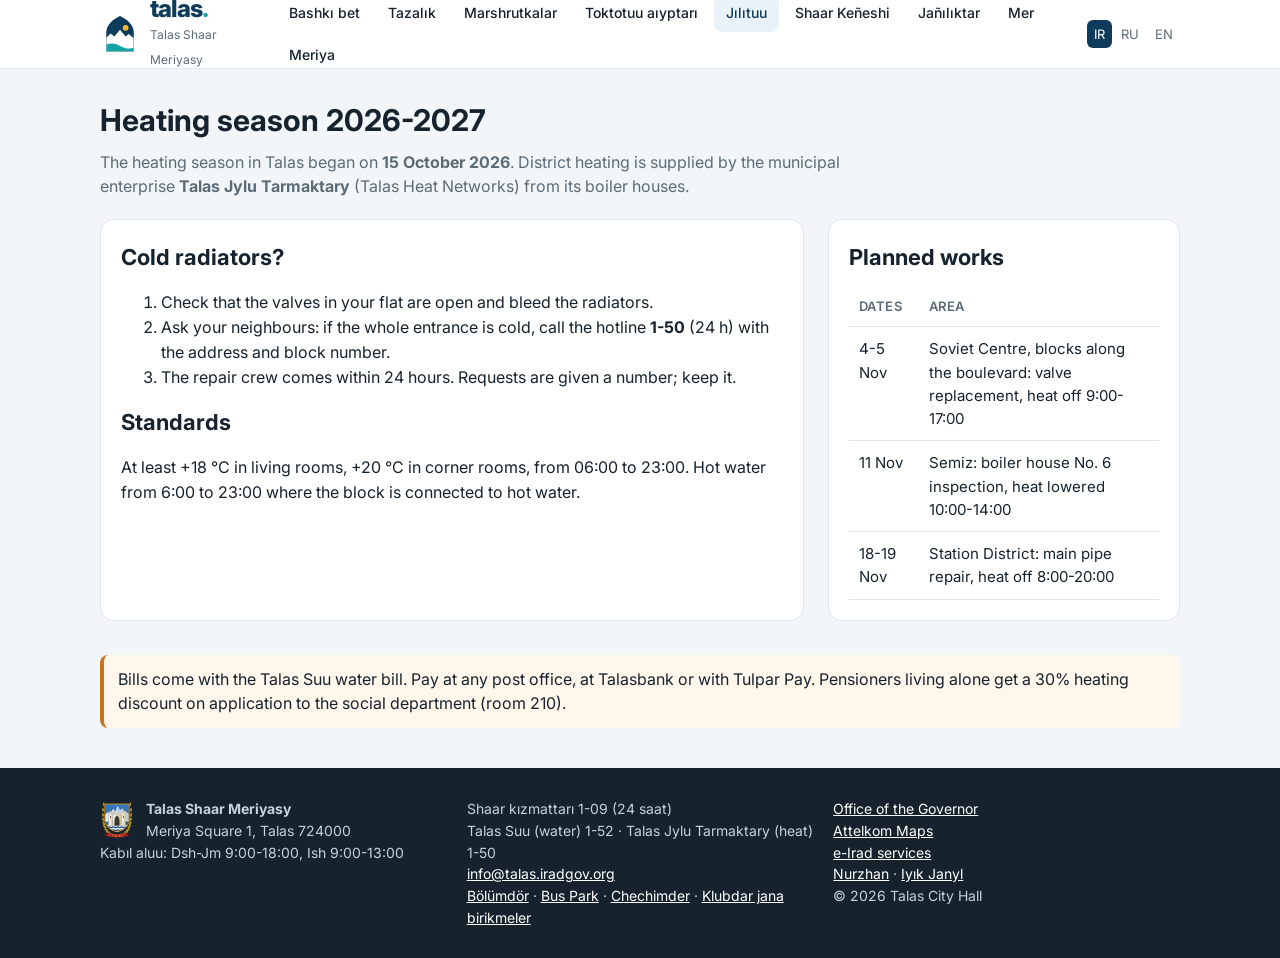
<file: heating.html>
<!doctype html>
<html lang="en">
<head>
<meta charset="utf-8">
<meta name="viewport" content="width=device-width, initial-scale=1">
<title>Heating season - Talas City Hall</title>
<meta name="description" content="Heating season 2026-2027 in Talas: hotline, standards and planned works.">
<meta name="author" content="Aizada Turusbekova, Public Relations and Civil Society Department">
<link rel="canonical" href="https://talas.iradgov.org/heating.html">
<meta property="og:type" content="website">
<meta property="og:site_name" content="Talas City Hall">
<meta property="og:url" content="https://talas.iradgov.org/heating.html">
<meta property="og:title" content="Heating season - Talas City Hall">
<meta property="og:description" content="Heating season 2026-2027 in Talas: hotline, standards and planned works.">
<meta property="og:image" content="https://talas.iradgov.org/assets/og-image.png">
<meta property="og:image:width" content="1200">
<meta property="og:image:height" content="630">
<meta name="twitter:card" content="summary_large_image">
<meta name="twitter:image" content="https://talas.iradgov.org/assets/og-image.png">
<meta name="theme-color" content="#0e3a5c">
<link rel="icon" href="favicon.ico" sizes="any">
<link rel="icon" type="image/svg+xml" href="assets/talas-mark.svg">
<link rel="apple-touch-icon" href="apple-touch-icon.png">
<link rel="preconnect" href="https://fonts.googleapis.com">
<link rel="stylesheet" href="https://fonts.googleapis.com/css2?family=Inter:wght@400;500;600;700&display=swap">
<link rel="stylesheet" href="assets/site.css">
<script>window.goatcounter=new Object();goatcounter.path=p=>location.host+p;</script>
<script data-goatcounter="https://irad.goatcounter.com/count" async src="//gc.zgo.at/count.js"></script>
<script async src="https://www.googletagmanager.com/gtag/js?id=G-QTS2XFLJD7"></script>
<script>window.dataLayer=window.dataLayer||[];function gtag(){dataLayer.push(arguments);}gtag('js',new Date());gtag('config','G-QTS2XFLJD7');</script>
</head>
<body data-page="heat">
<header class="top" id="hdr"><div class="wrap"><a class="brand" href="index.html"><img src="assets/talas-mark.svg" alt=""><div><b>talas<i>.</i></b><span>Talas City Hall</span></div></a><button class="burger" aria-label="Menu">&#9776;</button><nav class="main"><a href="index.html">Home</a><a href="waste.html">Rubbish</a><a href="transport.html">Marshrutkas</a><a href="parking.html">Parking fines</a><a href="heating.html" class="on">Heating</a><a href="council.html">City Council</a><a href="news.html">News</a><a href="mayor.html">Mayor</a><a href="about.html">City Hall</a></nav><div class="lang"><a href="#" data-l="ir">IR</a><a href="#" data-l="ru">RU</a><a href="#" data-l="en" class="on">EN</a></div></div></header>
<main class="wrap">
<h1 class="page">Heating season 2026-2027</h1>
<p class="lead">The heating season in Talas began on <b>15 October 2026</b>. District heating is supplied by the municipal enterprise <b>Talas Jylu Tarmaktary</b> (Talas Heat Networks) from its boiler houses.</p>
<div class="grid2" style="margin-top:0"><div class="card">
<h2>Cold radiators?</h2>
<ol><li>Check that the valves in your flat are open and bleed the radiators.</li><li>Ask your neighbours: if the whole entrance is cold, call the hotline <b>1-50</b> (24 h) with the address and block number.</li><li>The repair crew comes within 24 hours. Requests are given a number; keep it.</li></ol>
<h2>Standards</h2><p>At least +18 °C in living rooms, +20 °C in corner rooms, from 06:00 to 23:00. Hot water from 6:00 to 23:00 where the block is connected to hot water.</p>
</div><div class="card"><h2>Planned works</h2>
<table class="t"><tr><th>Dates</th><th>Area</th></tr>
<tr><td>4-5 Nov</td><td>Soviet Centre, blocks along the boulevard: valve replacement, heat off 9:00-17:00</td></tr>
<tr><td>11 Nov</td><td>Semiz: boiler house No. 6 inspection, heat lowered 10:00-14:00</td></tr>
<tr><td>18-19 Nov</td><td>Station District: main pipe repair, heat off 8:00-20:00</td></tr></table>
</div></div>
<div class="note">Bills come with the Talas Suu water bill. Pay at any post office, at Talasbank or with Tulpar Pay. Pensioners living alone get a 30% heating discount on application to the social department (room 210).</div>
</main>
<footer id="ftr"><div class="wrap cols"><div><img src="assets/talas-arms.svg" alt="" width="34" height="40" style="float:left;margin:2px 12px 0 0"><b>Talas City Hall</b><br>Meriya Square 1, Talas 724000<br>Reception: Mon-Fri 9:00-18:00, Sat 9:00-13:00</div><div>City services line 1-09 (24 h)<br>Talas Suu (water) 1-52 · Talas Jylu Tarmaktary (heat) 1-50<br><a href="mailto:info@talas.iradgov.org">info@talas.iradgov.org</a><br><a href="departments.html">Departments</a> · <a href="https://transport.talas.iradgov.org/">Bus Park</a> · <a href="decisions.html">Decisions</a> · <a href="clubs.html">Clubs and associations</a></div><div><a href="https://iradgov.org/">Office of the Governor</a><br><a href="https://maps.attelkom.net/">Attelkom Maps</a><br><a href="https://e-irad.org/">e-Irad services</a><br><a href="https://nurzhan.iradgov.org/">Nurzhan</a> · <a href="https://iyikjanyl.iradgov.org/">Iyık Janyl</a><br>&copy; 2026 Talas City Hall</div></div></footer>
<script src="assets/site.js"></script>
</body>
</html>
</file>
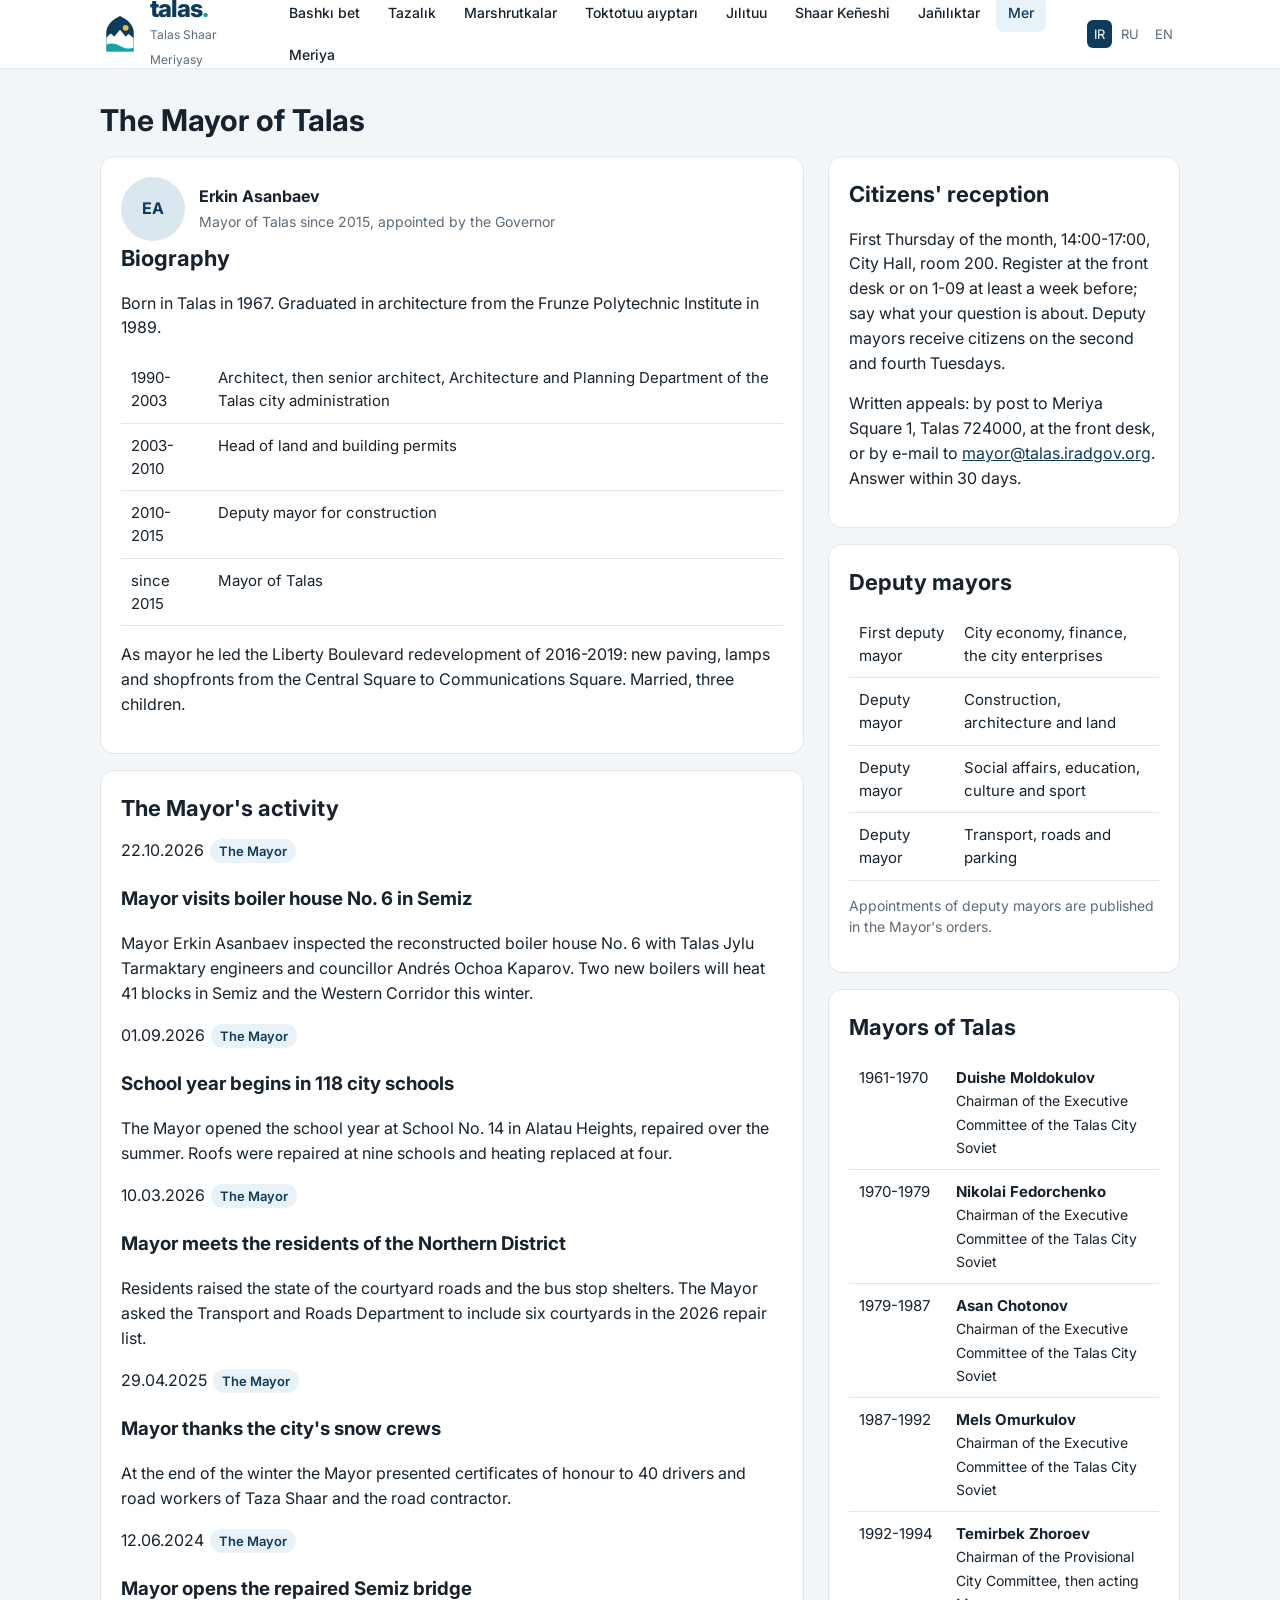
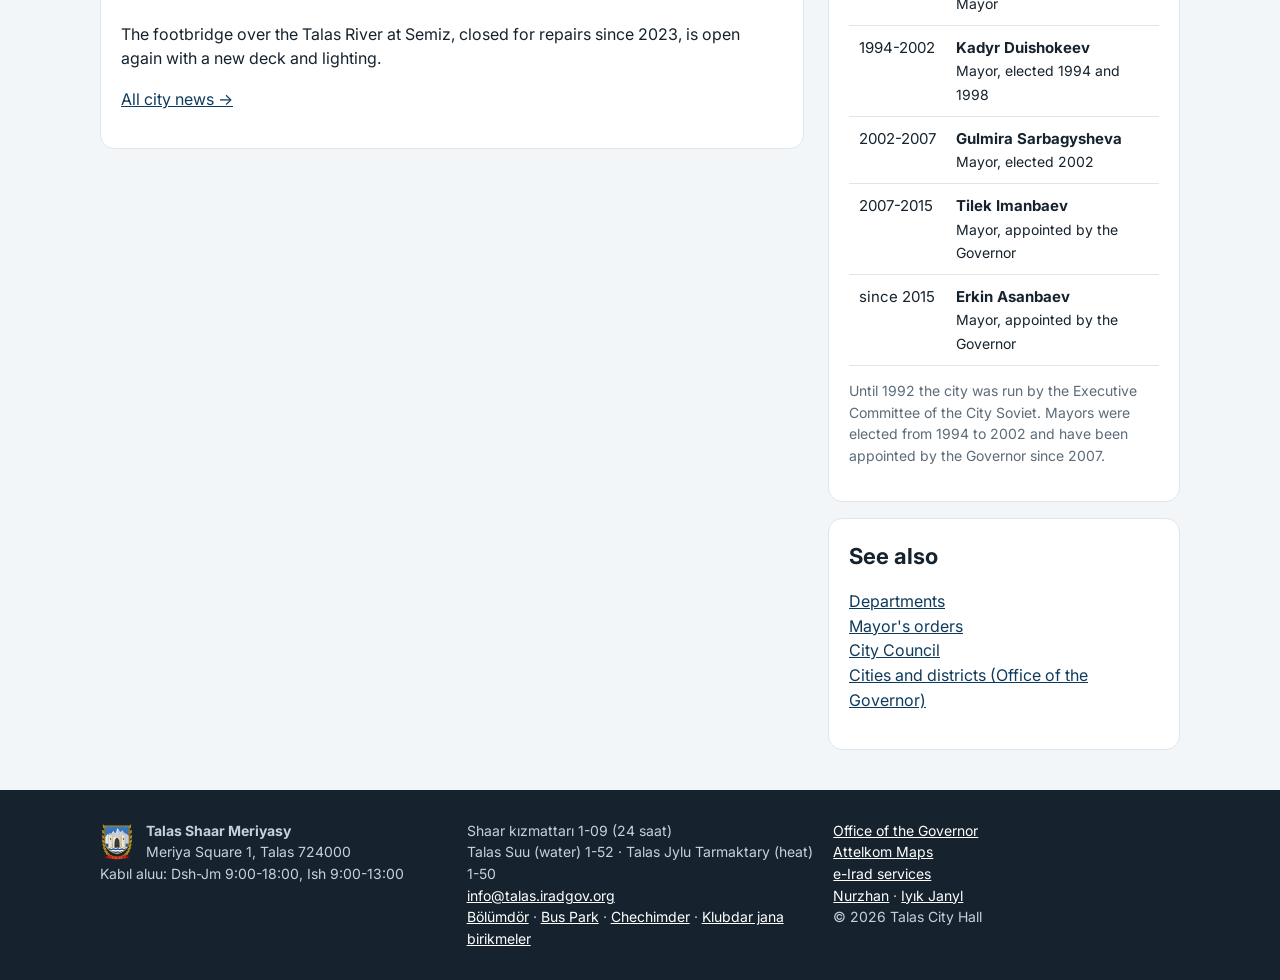
<file: mayor.html>
<!doctype html>
<html lang="en">
<head>
<meta charset="utf-8">
<meta name="viewport" content="width=device-width, initial-scale=1">
<title>The Mayor - Talas City Hall</title>
<meta name="description" content="Erkin Asanbaev, Mayor of Talas: biography, activity and citizens' reception.">
<meta name="author" content="Aizada Turusbekova, Public Relations and Civil Society Department">
<link rel="canonical" href="https://talas.iradgov.org/mayor.html">
<meta property="og:type" content="website">
<meta property="og:site_name" content="Talas City Hall">
<meta property="og:url" content="https://talas.iradgov.org/mayor.html">
<meta property="og:title" content="The Mayor - Talas City Hall">
<meta property="og:description" content="Erkin Asanbaev, Mayor of Talas: biography, activity and citizens' reception.">
<meta property="og:image" content="https://talas.iradgov.org/assets/og-image.png">
<meta property="og:image:width" content="1200">
<meta property="og:image:height" content="630">
<meta name="twitter:card" content="summary_large_image">
<meta name="twitter:image" content="https://talas.iradgov.org/assets/og-image.png">
<meta name="theme-color" content="#0e3a5c">
<link rel="icon" href="favicon.ico" sizes="any">
<link rel="icon" type="image/svg+xml" href="assets/talas-mark.svg">
<link rel="apple-touch-icon" href="apple-touch-icon.png">
<link rel="preconnect" href="https://fonts.googleapis.com">
<link rel="stylesheet" href="https://fonts.googleapis.com/css2?family=Inter:wght@400;500;600;700&display=swap">
<link rel="stylesheet" href="assets/site.css">
<script>window.goatcounter=new Object();goatcounter.path=p=>location.host+p;</script>
<script data-goatcounter="https://irad.goatcounter.com/count" async src="//gc.zgo.at/count.js"></script>
<script async src="https://www.googletagmanager.com/gtag/js?id=G-QTS2XFLJD7"></script>
<script>window.dataLayer=window.dataLayer||[];function gtag(){dataLayer.push(arguments);}gtag('js',new Date());gtag('config','G-QTS2XFLJD7');</script>
</head>
<body data-page="mayor">
<header class="top" id="hdr"><div class="wrap"><a class="brand" href="index.html"><img src="assets/talas-mark.svg" alt=""><div><b>talas<i>.</i></b><span>Talas City Hall</span></div></a><button class="burger" aria-label="Menu">&#9776;</button><nav class="main"><a href="index.html">Home</a><a href="waste.html">Rubbish</a><a href="transport.html">Marshrutkas</a><a href="parking.html">Parking fines</a><a href="heating.html">Heating</a><a href="council.html">City Council</a><a href="news.html">News</a><a href="mayor.html" class="on">Mayor</a><a href="about.html">City Hall</a></nav><div class="lang"><a href="#" data-l="ir">IR</a><a href="#" data-l="ru">RU</a><a href="#" data-l="en" class="on">EN</a></div></div></header>
<main class="wrap"><h1 class="page">The Mayor of Talas</h1>
<div class="grid2" style="margin-top:12px"><div>
<div class="card"><div class="mayor"><div class="ph">EA</div><div><b>Erkin Asanbaev</b><br><span style="color:#5b6b78;font-size:14px">Mayor of Talas since 2015, appointed by the Governor</span></div></div>
<h2>Biography</h2>
<p>Born in Talas in 1967. Graduated in architecture from the Frunze Polytechnic Institute in 1989.</p>
<table class="t"><tr><td>1990-2003</td><td>Architect, then senior architect, Architecture and Planning Department of the Talas city administration</td></tr>
<tr><td>2003-2010</td><td>Head of land and building permits</td></tr>
<tr><td>2010-2015</td><td>Deputy mayor for construction</td></tr>
<tr><td>since 2015</td><td>Mayor of Talas</td></tr></table>
<p>As mayor he led the Liberty Boulevard redevelopment of 2016-2019: new paving, lamps and shopfronts from the Central Square to Communications Square. Married, three children.</p></div>
<div class="card" style="margin-top:16px"><h2>The Mayor's activity</h2><article id="n4"><time datetime="2026-10-22">22.10.2026</time> <span class="pill">The Mayor</span><h3>Mayor visits boiler house No. 6 in Semiz</h3><p>Mayor Erkin Asanbaev inspected the reconstructed boiler house No. 6 with Talas Jylu Tarmaktary engineers and councillor Andrés Ochoa Kaparov. Two new boilers will heat 41 blocks in Semiz and the Western Corridor this winter.</p></article><article id="n11"><time datetime="2026-09-01">01.09.2026</time> <span class="pill">The Mayor</span><h3>School year begins in 118 city schools</h3><p>The Mayor opened the school year at School No. 14 in Alatau Heights, repaired over the summer. Roofs were repaired at nine schools and heating replaced at four.</p></article><article id="n18"><time datetime="2026-03-10">10.03.2026</time> <span class="pill">The Mayor</span><h3>Mayor meets the residents of the Northern District</h3><p>Residents raised the state of the courtyard roads and the bus stop shelters. The Mayor asked the Transport and Roads Department to include six courtyards in the 2026 repair list.</p></article><article id="n26"><time datetime="2025-04-29">29.04.2025</time> <span class="pill">The Mayor</span><h3>Mayor thanks the city&#x27;s snow crews</h3><p>At the end of the winter the Mayor presented certificates of honour to 40 drivers and road workers of Taza Shaar and the road contractor.</p></article><article id="n30"><time datetime="2024-06-12">12.06.2024</time> <span class="pill">The Mayor</span><h3>Mayor opens the repaired Semiz bridge</h3><p>The footbridge over the Talas River at Semiz, closed for repairs since 2023, is open again with a new deck and lighting.</p></article><p><a href="news.html">All city news &rarr;</a></p></div>
</div><div>
<div class="card"><h2>Citizens' reception</h2><p>First Thursday of the month, 14:00-17:00, City Hall, room 200. Register at the front desk or on 1-09 at least a week before; say what your question is about. Deputy mayors receive citizens on the second and fourth Tuesdays.</p><p>Written appeals: by post to Meriya Square 1, Talas 724000, at the front desk, or by e-mail to <a href="mailto:mayor@talas.iradgov.org">mayor@talas.iradgov.org</a>. Answer within 30 days.</p></div>
<div class="card" style="margin-top:16px"><h2>Deputy mayors</h2><table class="t"><tr><td>First deputy mayor</td><td>City economy, finance, the city enterprises</td></tr><tr><td>Deputy mayor</td><td>Construction, architecture and land</td></tr><tr><td>Deputy mayor</td><td>Social affairs, education, culture and sport</td></tr><tr><td>Deputy mayor</td><td>Transport, roads and parking</td></tr></table><p style="font-size:14px;color:#5b6b78">Appointments of deputy mayors are published in the Mayor's orders.</p></div>
<div class="card" style="margin-top:16px" id="past"><h2>Mayors of Talas</h2><table class="t"><tr><td style="white-space:nowrap">1961-1970</td><td><b>Duishe Moldokulov</b><br><span style="font-size:14px">Chairman of the Executive Committee of the Talas City Soviet</span></td></tr><tr><td style="white-space:nowrap">1970-1979</td><td><b>Nikolai Fedorchenko</b><br><span style="font-size:14px">Chairman of the Executive Committee of the Talas City Soviet</span></td></tr><tr><td style="white-space:nowrap">1979-1987</td><td><b>Asan Chotonov</b><br><span style="font-size:14px">Chairman of the Executive Committee of the Talas City Soviet</span></td></tr><tr><td style="white-space:nowrap">1987-1992</td><td><b>Mels Omurkulov</b><br><span style="font-size:14px">Chairman of the Executive Committee of the Talas City Soviet</span></td></tr><tr><td style="white-space:nowrap">1992-1994</td><td><b>Temirbek Zhoroev</b><br><span style="font-size:14px">Chairman of the Provisional City Committee, then acting Mayor</span></td></tr><tr><td style="white-space:nowrap">1994-2002</td><td><b>Kadyr Duishokeev</b><br><span style="font-size:14px">Mayor, elected 1994 and 1998</span></td></tr><tr><td style="white-space:nowrap">2002-2007</td><td><b>Gulmira Sarbagysheva</b><br><span style="font-size:14px">Mayor, elected 2002</span></td></tr><tr><td style="white-space:nowrap">2007-2015</td><td><b>Tilek Imanbaev</b><br><span style="font-size:14px">Mayor, appointed by the Governor</span></td></tr><tr><td style="white-space:nowrap">since 2015</td><td><b>Erkin Asanbaev</b><br><span style="font-size:14px">Mayor, appointed by the Governor</span></td></tr></table><p style="font-size:14px;color:#5b6b78">Until 1992 the city was run by the Executive Committee of the City Soviet. Mayors were elected from 1994 to 2002 and have been appointed by the Governor since 2007.</p></div>
<div class="card" style="margin-top:16px"><h2>See also</h2><p><a href="departments.html">Departments</a><br><a href="decisions.html">Mayor's orders</a><br><a href="council.html">City Council</a><br><a href="https://iradgov.org/regions.html">Cities and districts (Office of the Governor)</a></p></div>
</div></div></main>
<footer id="ftr"><div class="wrap cols"><div><img src="assets/talas-arms.svg" alt="" width="34" height="40" style="float:left;margin:2px 12px 0 0"><b>Talas City Hall</b><br>Meriya Square 1, Talas 724000<br>Reception: Mon-Fri 9:00-18:00, Sat 9:00-13:00</div><div>City services line 1-09 (24 h)<br>Talas Suu (water) 1-52 · Talas Jylu Tarmaktary (heat) 1-50<br><a href="mailto:info@talas.iradgov.org">info@talas.iradgov.org</a><br><a href="departments.html">Departments</a> · <a href="https://transport.talas.iradgov.org/">Bus Park</a> · <a href="decisions.html">Decisions</a> · <a href="clubs.html">Clubs and associations</a></div><div><a href="https://iradgov.org/">Office of the Governor</a><br><a href="https://maps.attelkom.net/">Attelkom Maps</a><br><a href="https://e-irad.org/">e-Irad services</a><br><a href="https://nurzhan.iradgov.org/">Nurzhan</a> · <a href="https://iyikjanyl.iradgov.org/">Iyık Janyl</a><br>&copy; 2026 Talas City Hall</div></div></footer>
<script src="assets/site.js"></script>
</body>
</html>
</file>
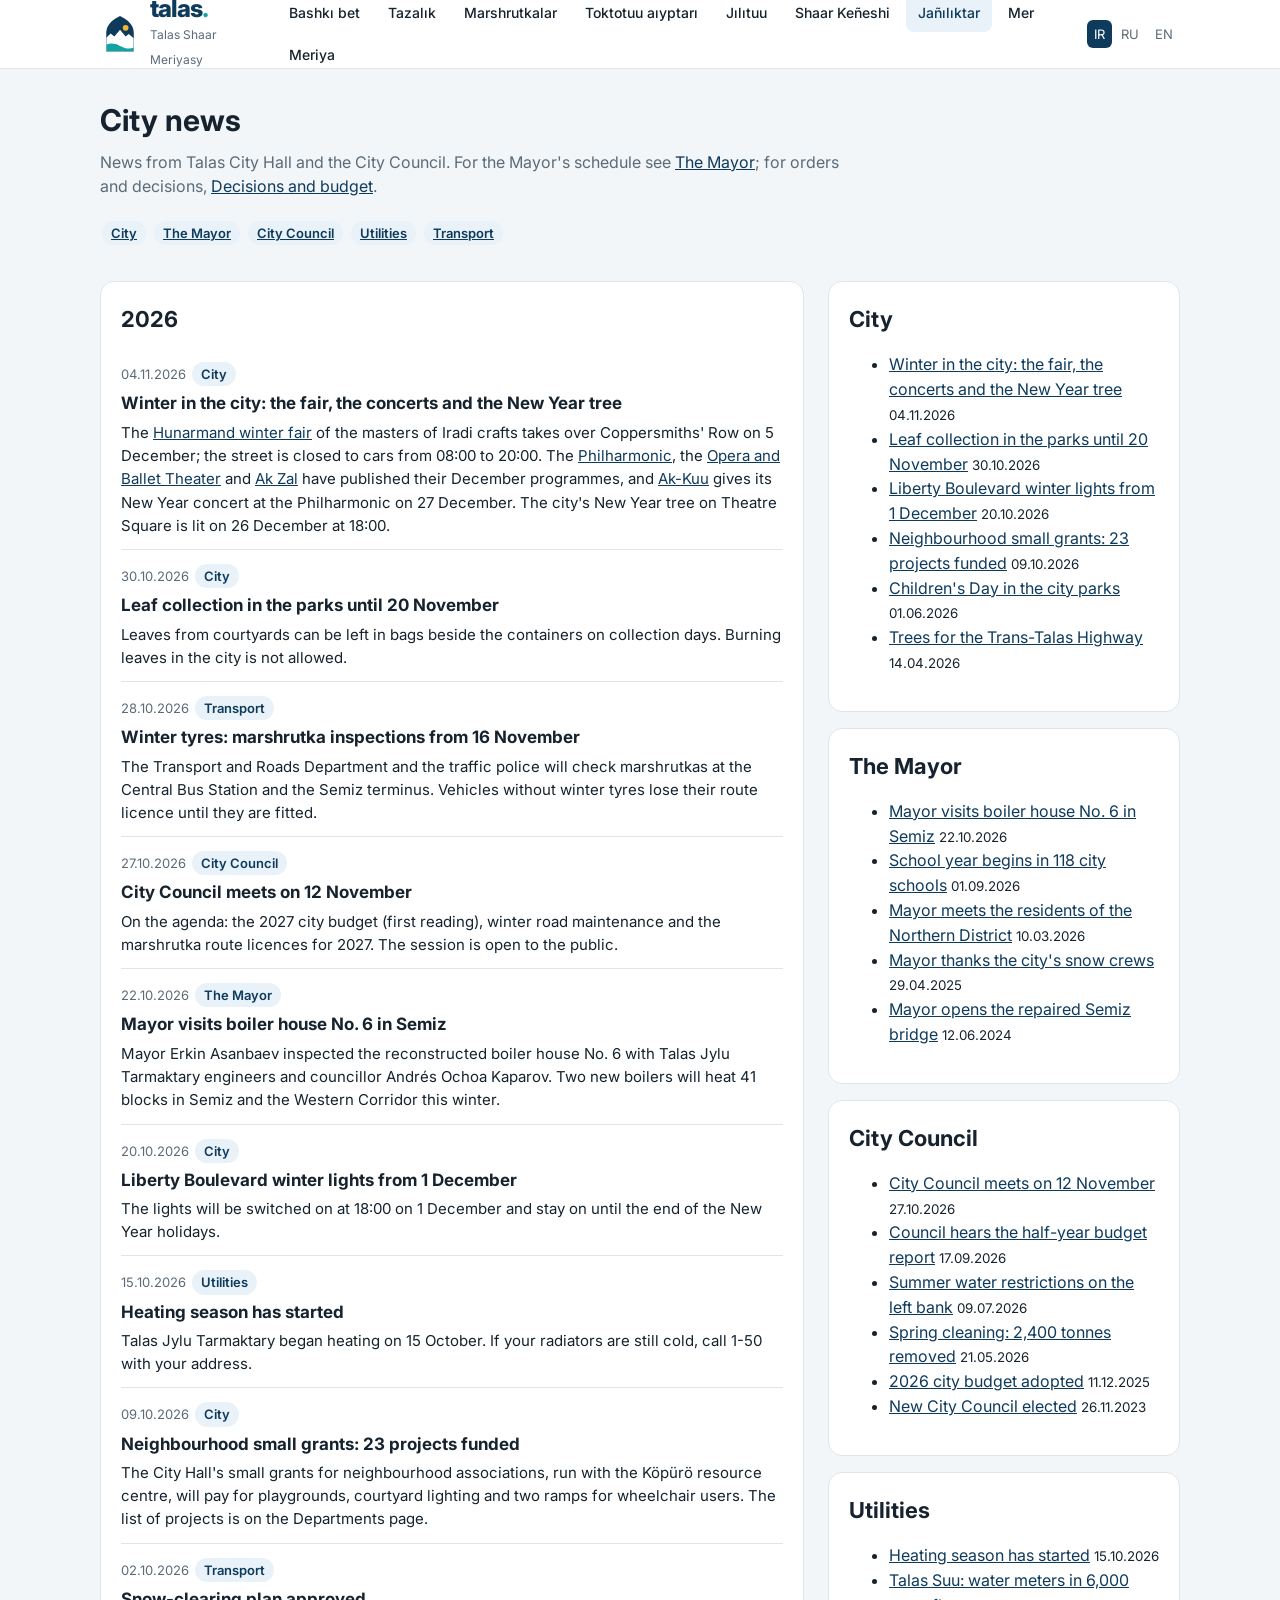
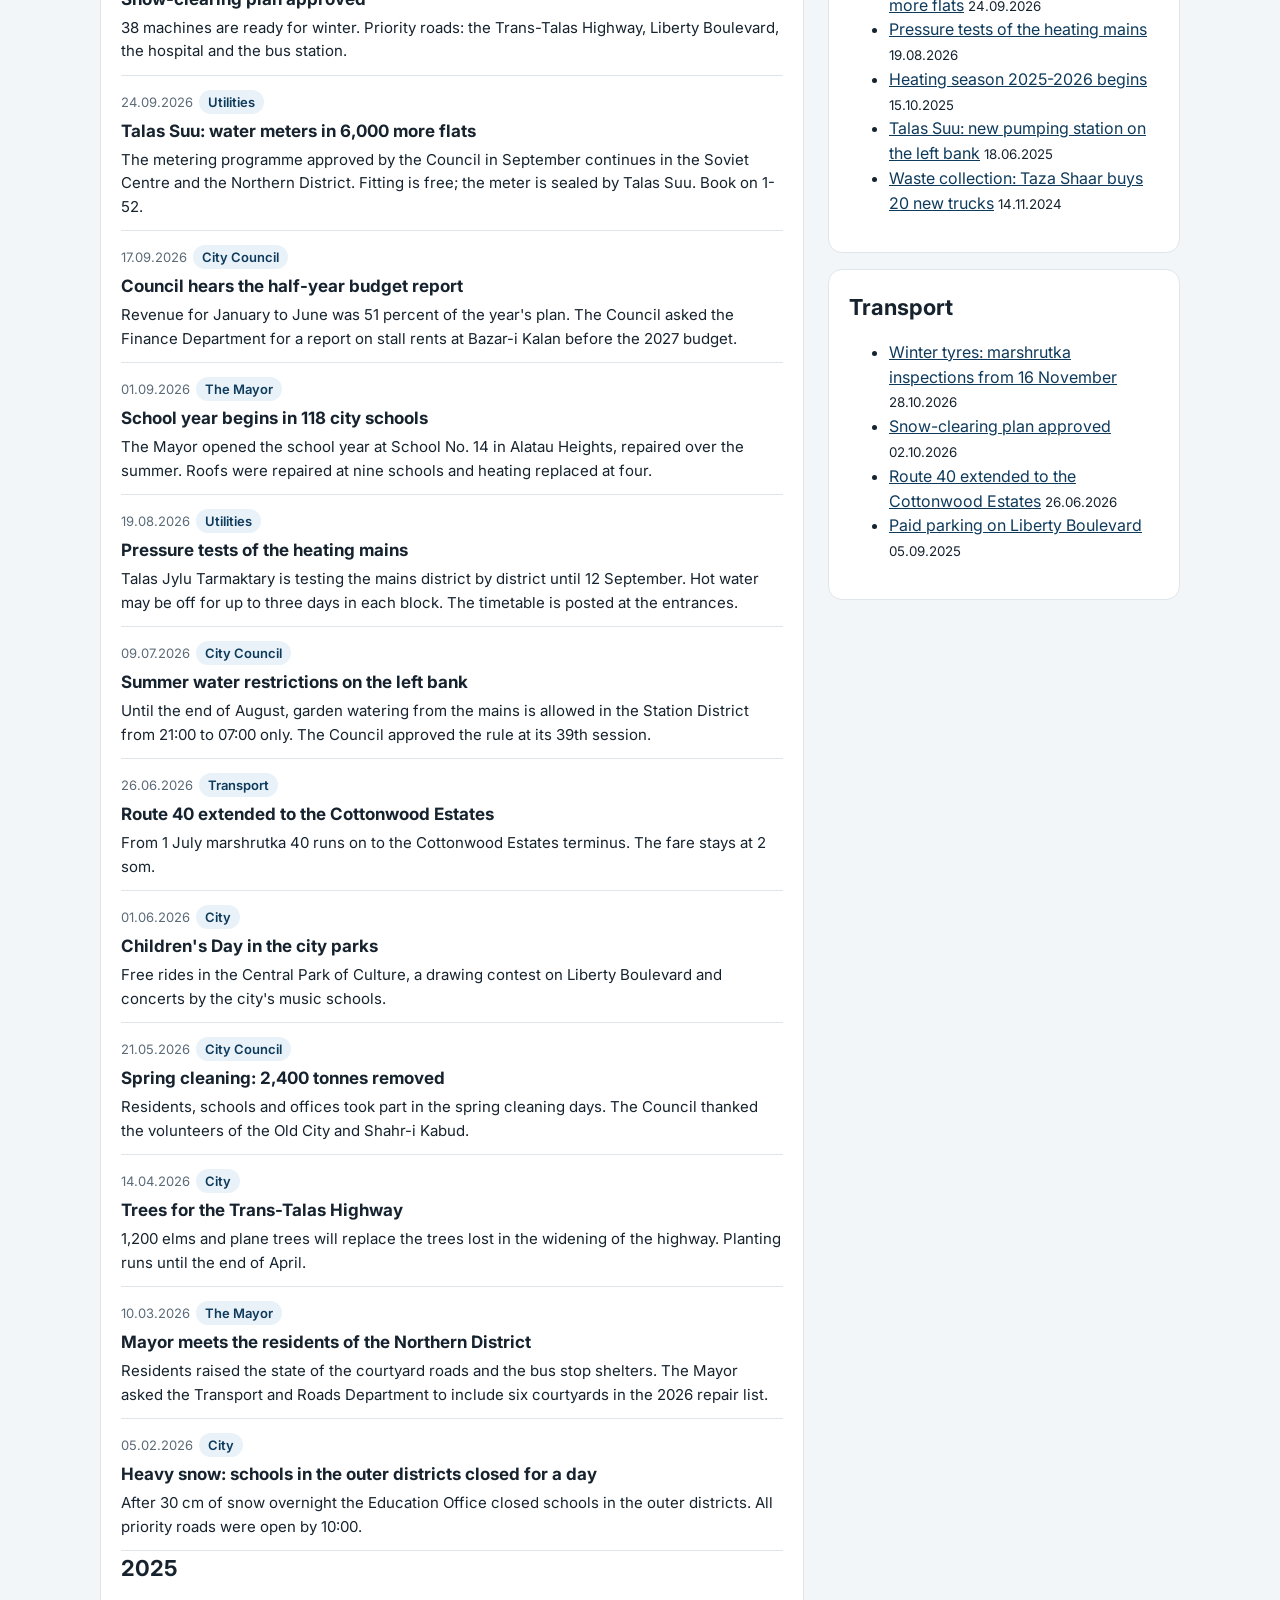
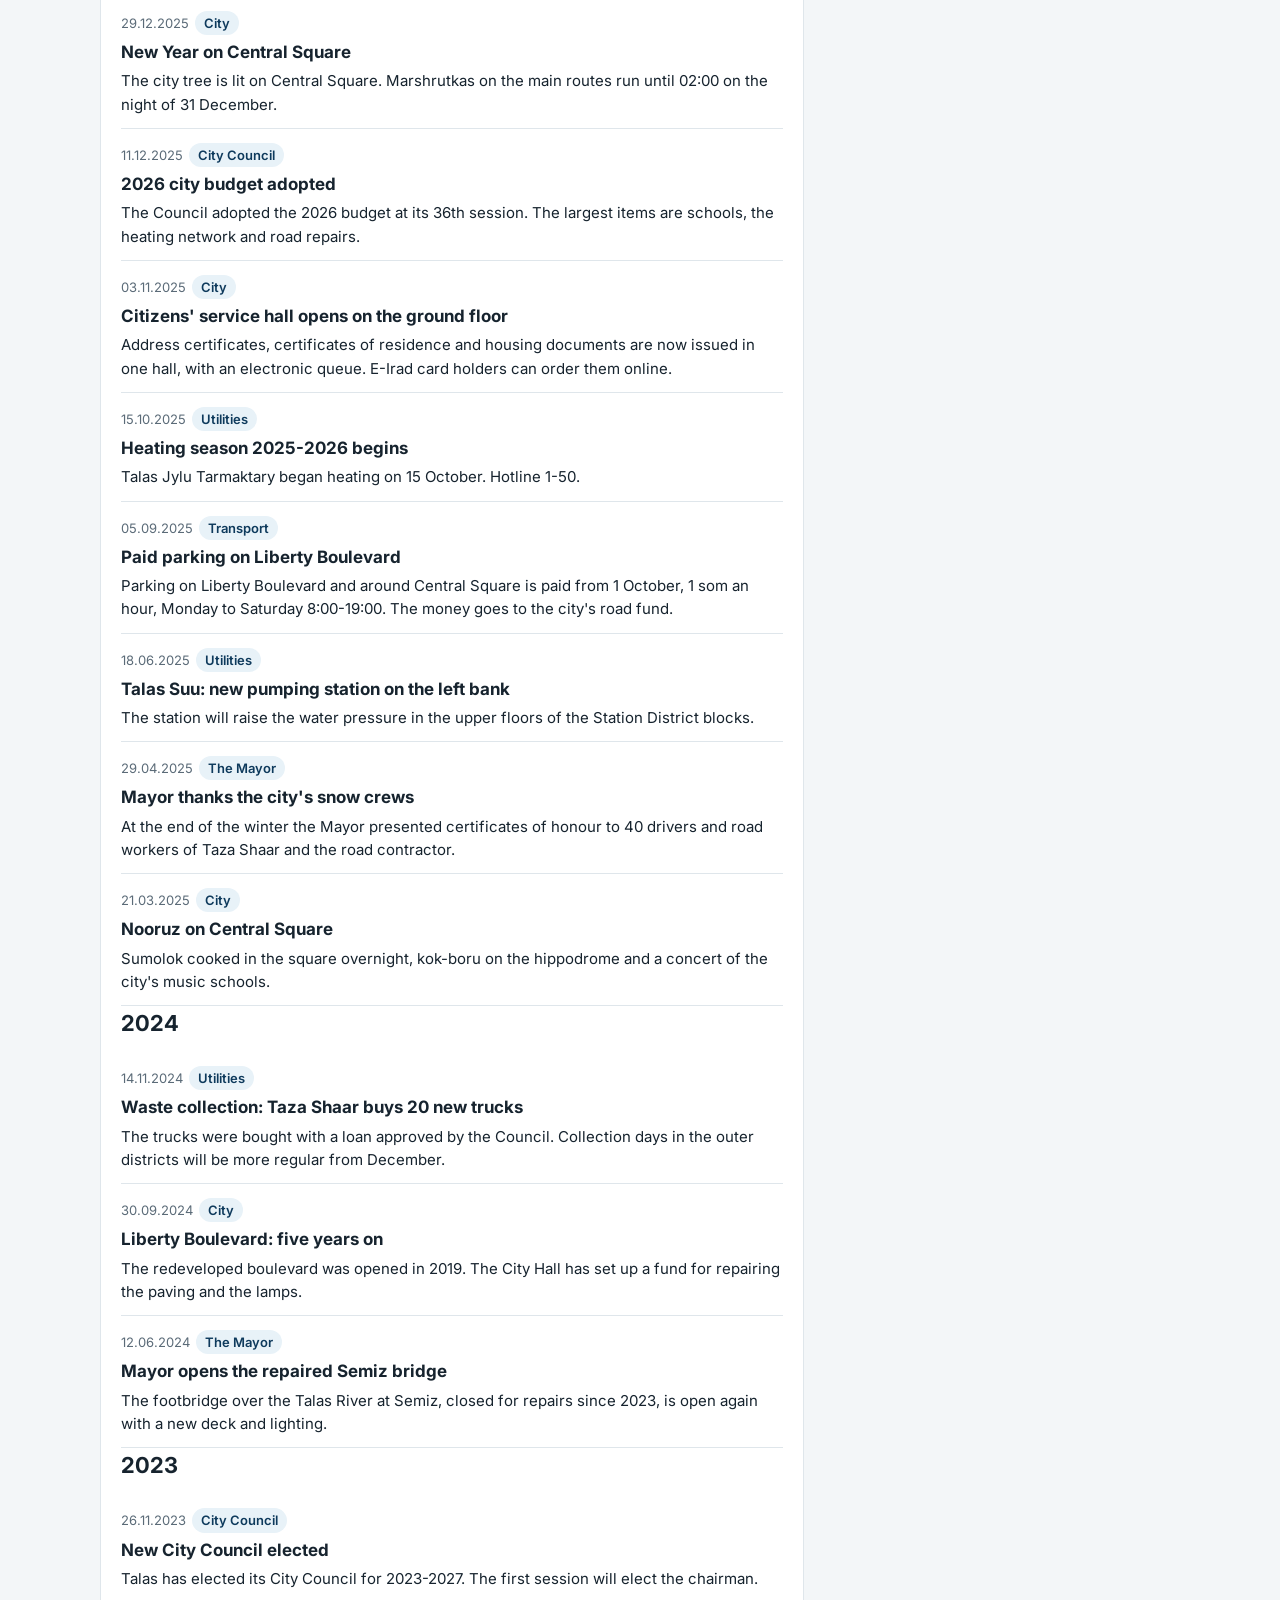
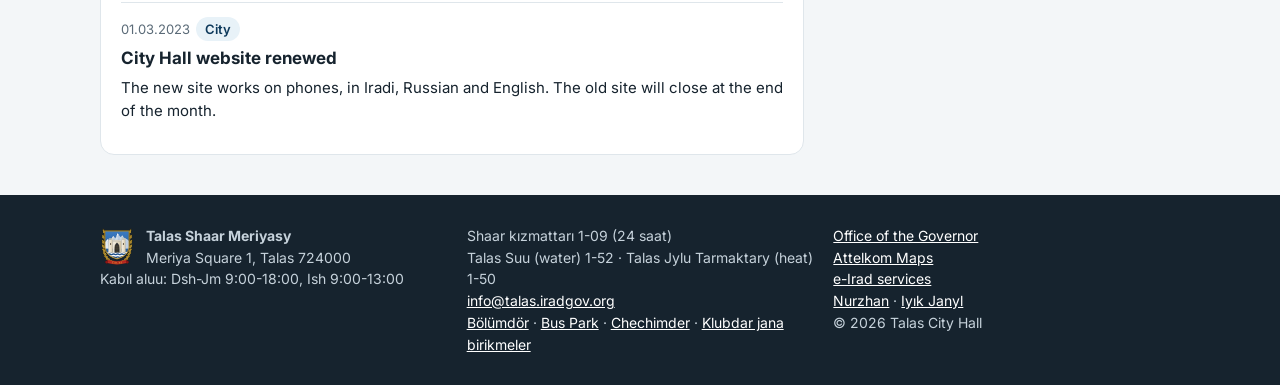
<file: news.html>
<!doctype html>
<html lang="en">
<head>
<meta charset="utf-8">
<meta name="viewport" content="width=device-width, initial-scale=1">
<title>City news - Talas City Hall</title>
<meta name="description" content="News from Talas City Hall and the City Council: the city, the Mayor, utilities and transport.">
<meta name="author" content="Aizada Turusbekova, Public Relations and Civil Society Department">
<link rel="canonical" href="https://talas.iradgov.org/news.html">
<meta property="og:type" content="website">
<meta property="og:site_name" content="Talas City Hall">
<meta property="og:url" content="https://talas.iradgov.org/news.html">
<meta property="og:title" content="City news - Talas City Hall">
<meta property="og:description" content="News from Talas City Hall and the City Council: the city, the Mayor, utilities and transport.">
<meta property="og:image" content="https://talas.iradgov.org/assets/og-image.png">
<meta property="og:image:width" content="1200">
<meta property="og:image:height" content="630">
<meta name="twitter:card" content="summary_large_image">
<meta name="twitter:image" content="https://talas.iradgov.org/assets/og-image.png">
<meta name="theme-color" content="#0e3a5c">
<link rel="icon" href="favicon.ico" sizes="any">
<link rel="icon" type="image/svg+xml" href="assets/talas-mark.svg">
<link rel="apple-touch-icon" href="apple-touch-icon.png">
<link rel="preconnect" href="https://fonts.googleapis.com">
<link rel="stylesheet" href="https://fonts.googleapis.com/css2?family=Inter:wght@400;500;600;700&display=swap">
<link rel="stylesheet" href="assets/site.css">
<script>window.goatcounter=new Object();goatcounter.path=p=>location.host+p;</script>
<script data-goatcounter="https://irad.goatcounter.com/count" async src="//gc.zgo.at/count.js"></script>
<script async src="https://www.googletagmanager.com/gtag/js?id=G-QTS2XFLJD7"></script>
<script>window.dataLayer=window.dataLayer||[];function gtag(){dataLayer.push(arguments);}gtag('js',new Date());gtag('config','G-QTS2XFLJD7');</script>
</head>
<body data-page="news">
<header class="top" id="hdr"><div class="wrap"><a class="brand" href="index.html"><img src="assets/talas-mark.svg" alt=""><div><b>talas<i>.</i></b><span>Talas City Hall</span></div></a><button class="burger" aria-label="Menu">&#9776;</button><nav class="main"><a href="index.html">Home</a><a href="waste.html">Rubbish</a><a href="transport.html">Marshrutkas</a><a href="parking.html">Parking fines</a><a href="heating.html">Heating</a><a href="council.html">City Council</a><a href="news.html" class="on">News</a><a href="mayor.html">Mayor</a><a href="about.html">City Hall</a></nav><div class="lang"><a href="#" data-l="ir">IR</a><a href="#" data-l="ru">RU</a><a href="#" data-l="en" class="on">EN</a></div></div></header>
<main class="wrap"><h1 class="page">City news</h1><p class="lead">News from Talas City Hall and the City Council. For the Mayor's schedule see <a href="mayor.html">The Mayor</a>; for orders and decisions, <a href="decisions.html">Decisions and budget</a>.</p>
<p><a class="pill" href="#city">City</a> <a class="pill" href="#mayor">The Mayor</a> <a class="pill" href="#council">City Council</a> <a class="pill" href="#utilities">Utilities</a> <a class="pill" href="#transport">Transport</a></p>
<div class="grid2"><div class="card news">
<h2 id="y2026">2026</h2>
<article id="n0"><time datetime="2026-11-04">04.11.2026</time> <span class="pill">City</span><h3>Winter in the city: the fair, the concerts and the New Year tree</h3><p>The <a href="https://hunar.korkom.org/">Hunarmand winter fair</a> of the masters of Iradi crafts takes over Coppersmiths&#x27; Row on 5 December; the street is closed to cars from 08:00 to 20:00. The <a href="https://philharmonic.korkom.org/">Philharmonic</a>, the <a href="https://talas-opera.korkom.org/">Opera and Ballet Theater</a> and <a href="https://akzal.korkom.org/">Ak Zal</a> have published their December programmes, and <a href="https://akkuu.korkom.org/">Ak-Kuu</a> gives its New Year concert at the Philharmonic on 27 December. The city&#x27;s New Year tree on Theatre Square is lit on 26 December at 18:00.</p></article>
<article id="n1"><time datetime="2026-10-30">30.10.2026</time> <span class="pill">City</span><h3>Leaf collection in the parks until 20 November</h3><p>Leaves from courtyards can be left in bags beside the containers on collection days. Burning leaves in the city is not allowed.</p></article>
<article id="n2"><time datetime="2026-10-28">28.10.2026</time> <span class="pill">Transport</span><h3>Winter tyres: marshrutka inspections from 16 November</h3><p>The Transport and Roads Department and the traffic police will check marshrutkas at the Central Bus Station and the Semiz terminus. Vehicles without winter tyres lose their route licence until they are fitted.</p></article>
<article id="n3"><time datetime="2026-10-27">27.10.2026</time> <span class="pill">City Council</span><h3>City Council meets on 12 November</h3><p>On the agenda: the 2027 city budget (first reading), winter road maintenance and the marshrutka route licences for 2027. The session is open to the public.</p></article>
<article id="n4"><time datetime="2026-10-22">22.10.2026</time> <span class="pill">The Mayor</span><h3>Mayor visits boiler house No. 6 in Semiz</h3><p>Mayor Erkin Asanbaev inspected the reconstructed boiler house No. 6 with Talas Jylu Tarmaktary engineers and councillor Andrés Ochoa Kaparov. Two new boilers will heat 41 blocks in Semiz and the Western Corridor this winter.</p></article>
<article id="n5"><time datetime="2026-10-20">20.10.2026</time> <span class="pill">City</span><h3>Liberty Boulevard winter lights from 1 December</h3><p>The lights will be switched on at 18:00 on 1 December and stay on until the end of the New Year holidays.</p></article>
<article id="n6"><time datetime="2026-10-15">15.10.2026</time> <span class="pill">Utilities</span><h3>Heating season has started</h3><p>Talas Jylu Tarmaktary began heating on 15 October. If your radiators are still cold, call 1-50 with your address.</p></article>
<article id="n7"><time datetime="2026-10-09">09.10.2026</time> <span class="pill">City</span><h3>Neighbourhood small grants: 23 projects funded</h3><p>The City Hall&#x27;s small grants for neighbourhood associations, run with the Köpürö resource centre, will pay for playgrounds, courtyard lighting and two ramps for wheelchair users. The list of projects is on the Departments page.</p></article>
<article id="n8"><time datetime="2026-10-02">02.10.2026</time> <span class="pill">Transport</span><h3>Snow-clearing plan approved</h3><p>38 machines are ready for winter. Priority roads: the Trans-Talas Highway, Liberty Boulevard, the hospital and the bus station.</p></article>
<article id="n9"><time datetime="2026-09-24">24.09.2026</time> <span class="pill">Utilities</span><h3>Talas Suu: water meters in 6,000 more flats</h3><p>The metering programme approved by the Council in September continues in the Soviet Centre and the Northern District. Fitting is free; the meter is sealed by Talas Suu. Book on 1-52.</p></article>
<article id="n10"><time datetime="2026-09-17">17.09.2026</time> <span class="pill">City Council</span><h3>Council hears the half-year budget report</h3><p>Revenue for January to June was 51 percent of the year&#x27;s plan. The Council asked the Finance Department for a report on stall rents at Bazar-i Kalan before the 2027 budget.</p></article>
<article id="n11"><time datetime="2026-09-01">01.09.2026</time> <span class="pill">The Mayor</span><h3>School year begins in 118 city schools</h3><p>The Mayor opened the school year at School No. 14 in Alatau Heights, repaired over the summer. Roofs were repaired at nine schools and heating replaced at four.</p></article>
<article id="n12"><time datetime="2026-08-19">19.08.2026</time> <span class="pill">Utilities</span><h3>Pressure tests of the heating mains</h3><p>Talas Jylu Tarmaktary is testing the mains district by district until 12 September. Hot water may be off for up to three days in each block. The timetable is posted at the entrances.</p></article>
<article id="n13"><time datetime="2026-07-09">09.07.2026</time> <span class="pill">City Council</span><h3>Summer water restrictions on the left bank</h3><p>Until the end of August, garden watering from the mains is allowed in the Station District from 21:00 to 07:00 only. The Council approved the rule at its 39th session.</p></article>
<article id="n14"><time datetime="2026-06-26">26.06.2026</time> <span class="pill">Transport</span><h3>Route 40 extended to the Cottonwood Estates</h3><p>From 1 July marshrutka 40 runs on to the Cottonwood Estates terminus. The fare stays at 2 som.</p></article>
<article id="n15"><time datetime="2026-06-01">01.06.2026</time> <span class="pill">City</span><h3>Children&#x27;s Day in the city parks</h3><p>Free rides in the Central Park of Culture, a drawing contest on Liberty Boulevard and concerts by the city&#x27;s music schools.</p></article>
<article id="n16"><time datetime="2026-05-21">21.05.2026</time> <span class="pill">City Council</span><h3>Spring cleaning: 2,400 tonnes removed</h3><p>Residents, schools and offices took part in the spring cleaning days. The Council thanked the volunteers of the Old City and Shahr-i Kabud.</p></article>
<article id="n17"><time datetime="2026-04-14">14.04.2026</time> <span class="pill">City</span><h3>Trees for the Trans-Talas Highway</h3><p>1,200 elms and plane trees will replace the trees lost in the widening of the highway. Planting runs until the end of April.</p></article>
<article id="n18"><time datetime="2026-03-10">10.03.2026</time> <span class="pill">The Mayor</span><h3>Mayor meets the residents of the Northern District</h3><p>Residents raised the state of the courtyard roads and the bus stop shelters. The Mayor asked the Transport and Roads Department to include six courtyards in the 2026 repair list.</p></article>
<article id="n19"><time datetime="2026-02-05">05.02.2026</time> <span class="pill">City</span><h3>Heavy snow: schools in the outer districts closed for a day</h3><p>After 30 cm of snow overnight the Education Office closed schools in the outer districts. All priority roads were open by 10:00.</p></article>
<h2 id="y2025">2025</h2>
<article id="n20"><time datetime="2025-12-29">29.12.2025</time> <span class="pill">City</span><h3>New Year on Central Square</h3><p>The city tree is lit on Central Square. Marshrutkas on the main routes run until 02:00 on the night of 31 December.</p></article>
<article id="n21"><time datetime="2025-12-11">11.12.2025</time> <span class="pill">City Council</span><h3>2026 city budget adopted</h3><p>The Council adopted the 2026 budget at its 36th session. The largest items are schools, the heating network and road repairs.</p></article>
<article id="n22"><time datetime="2025-11-03">03.11.2025</time> <span class="pill">City</span><h3>Citizens&#x27; service hall opens on the ground floor</h3><p>Address certificates, certificates of residence and housing documents are now issued in one hall, with an electronic queue. E-Irad card holders can order them online.</p></article>
<article id="n23"><time datetime="2025-10-15">15.10.2025</time> <span class="pill">Utilities</span><h3>Heating season 2025-2026 begins</h3><p>Talas Jylu Tarmaktary began heating on 15 October. Hotline 1-50.</p></article>
<article id="n24"><time datetime="2025-09-05">05.09.2025</time> <span class="pill">Transport</span><h3>Paid parking on Liberty Boulevard</h3><p>Parking on Liberty Boulevard and around Central Square is paid from 1 October, 1 som an hour, Monday to Saturday 8:00-19:00. The money goes to the city&#x27;s road fund.</p></article>
<article id="n25"><time datetime="2025-06-18">18.06.2025</time> <span class="pill">Utilities</span><h3>Talas Suu: new pumping station on the left bank</h3><p>The station will raise the water pressure in the upper floors of the Station District blocks.</p></article>
<article id="n26"><time datetime="2025-04-29">29.04.2025</time> <span class="pill">The Mayor</span><h3>Mayor thanks the city&#x27;s snow crews</h3><p>At the end of the winter the Mayor presented certificates of honour to 40 drivers and road workers of Taza Shaar and the road contractor.</p></article>
<article id="n27"><time datetime="2025-03-21">21.03.2025</time> <span class="pill">City</span><h3>Nooruz on Central Square</h3><p>Sumolok cooked in the square overnight, kok-boru on the hippodrome and a concert of the city&#x27;s music schools.</p></article>
<h2 id="y2024">2024</h2>
<article id="n28"><time datetime="2024-11-14">14.11.2024</time> <span class="pill">Utilities</span><h3>Waste collection: Taza Shaar buys 20 new trucks</h3><p>The trucks were bought with a loan approved by the Council. Collection days in the outer districts will be more regular from December.</p></article>
<article id="n29"><time datetime="2024-09-30">30.09.2024</time> <span class="pill">City</span><h3>Liberty Boulevard: five years on</h3><p>The redeveloped boulevard was opened in 2019. The City Hall has set up a fund for repairing the paving and the lamps.</p></article>
<article id="n30"><time datetime="2024-06-12">12.06.2024</time> <span class="pill">The Mayor</span><h3>Mayor opens the repaired Semiz bridge</h3><p>The footbridge over the Talas River at Semiz, closed for repairs since 2023, is open again with a new deck and lighting.</p></article>
<h2 id="y2023">2023</h2>
<article id="n31"><time datetime="2023-11-26">26.11.2023</time> <span class="pill">City Council</span><h3>New City Council elected</h3><p>Talas has elected its City Council for 2023-2027. The first session will elect the chairman.</p></article>
<article id="n32"><time datetime="2023-03-01">01.03.2023</time> <span class="pill">City</span><h3>City Hall website renewed</h3><p>The new site works on phones, in Iradi, Russian and English. The old site will close at the end of the month.</p></article>
</div><div>
<div class="card" id="city" style="margin-bottom:16px"><h2>City</h2><ul><li><a href="#n0">Winter in the city: the fair, the concerts and the New Year tree</a> <small>04.11.2026</small></li><li><a href="#n1">Leaf collection in the parks until 20 November</a> <small>30.10.2026</small></li><li><a href="#n5">Liberty Boulevard winter lights from 1 December</a> <small>20.10.2026</small></li><li><a href="#n7">Neighbourhood small grants: 23 projects funded</a> <small>09.10.2026</small></li><li><a href="#n15">Children&#x27;s Day in the city parks</a> <small>01.06.2026</small></li><li><a href="#n17">Trees for the Trans-Talas Highway</a> <small>14.04.2026</small></li></ul></div>
<div class="card" id="mayor" style="margin-bottom:16px"><h2>The Mayor</h2><ul><li><a href="#n4">Mayor visits boiler house No. 6 in Semiz</a> <small>22.10.2026</small></li><li><a href="#n11">School year begins in 118 city schools</a> <small>01.09.2026</small></li><li><a href="#n18">Mayor meets the residents of the Northern District</a> <small>10.03.2026</small></li><li><a href="#n26">Mayor thanks the city&#x27;s snow crews</a> <small>29.04.2025</small></li><li><a href="#n30">Mayor opens the repaired Semiz bridge</a> <small>12.06.2024</small></li></ul></div>
<div class="card" id="council" style="margin-bottom:16px"><h2>City Council</h2><ul><li><a href="#n3">City Council meets on 12 November</a> <small>27.10.2026</small></li><li><a href="#n10">Council hears the half-year budget report</a> <small>17.09.2026</small></li><li><a href="#n13">Summer water restrictions on the left bank</a> <small>09.07.2026</small></li><li><a href="#n16">Spring cleaning: 2,400 tonnes removed</a> <small>21.05.2026</small></li><li><a href="#n21">2026 city budget adopted</a> <small>11.12.2025</small></li><li><a href="#n31">New City Council elected</a> <small>26.11.2023</small></li></ul></div>
<div class="card" id="utilities" style="margin-bottom:16px"><h2>Utilities</h2><ul><li><a href="#n6">Heating season has started</a> <small>15.10.2026</small></li><li><a href="#n9">Talas Suu: water meters in 6,000 more flats</a> <small>24.09.2026</small></li><li><a href="#n12">Pressure tests of the heating mains</a> <small>19.08.2026</small></li><li><a href="#n23">Heating season 2025-2026 begins</a> <small>15.10.2025</small></li><li><a href="#n25">Talas Suu: new pumping station on the left bank</a> <small>18.06.2025</small></li><li><a href="#n28">Waste collection: Taza Shaar buys 20 new trucks</a> <small>14.11.2024</small></li></ul></div>
<div class="card" id="transport" style="margin-bottom:16px"><h2>Transport</h2><ul><li><a href="#n2">Winter tyres: marshrutka inspections from 16 November</a> <small>28.10.2026</small></li><li><a href="#n8">Snow-clearing plan approved</a> <small>02.10.2026</small></li><li><a href="#n14">Route 40 extended to the Cottonwood Estates</a> <small>26.06.2026</small></li><li><a href="#n24">Paid parking on Liberty Boulevard</a> <small>05.09.2025</small></li></ul></div>
</div></div></main>
<footer id="ftr"><div class="wrap cols"><div><img src="assets/talas-arms.svg" alt="" width="34" height="40" style="float:left;margin:2px 12px 0 0"><b>Talas City Hall</b><br>Meriya Square 1, Talas 724000<br>Reception: Mon-Fri 9:00-18:00, Sat 9:00-13:00</div><div>City services line 1-09 (24 h)<br>Talas Suu (water) 1-52 · Talas Jylu Tarmaktary (heat) 1-50<br><a href="mailto:info@talas.iradgov.org">info@talas.iradgov.org</a><br><a href="departments.html">Departments</a> · <a href="https://transport.talas.iradgov.org/">Bus Park</a> · <a href="decisions.html">Decisions</a> · <a href="clubs.html">Clubs and associations</a></div><div><a href="https://iradgov.org/">Office of the Governor</a><br><a href="https://maps.attelkom.net/">Attelkom Maps</a><br><a href="https://e-irad.org/">e-Irad services</a><br><a href="https://nurzhan.iradgov.org/">Nurzhan</a> · <a href="https://iyikjanyl.iradgov.org/">Iyık Janyl</a><br>&copy; 2026 Talas City Hall</div></div></footer>
<script src="assets/site.js"></script>
</body>
</html>
</file>
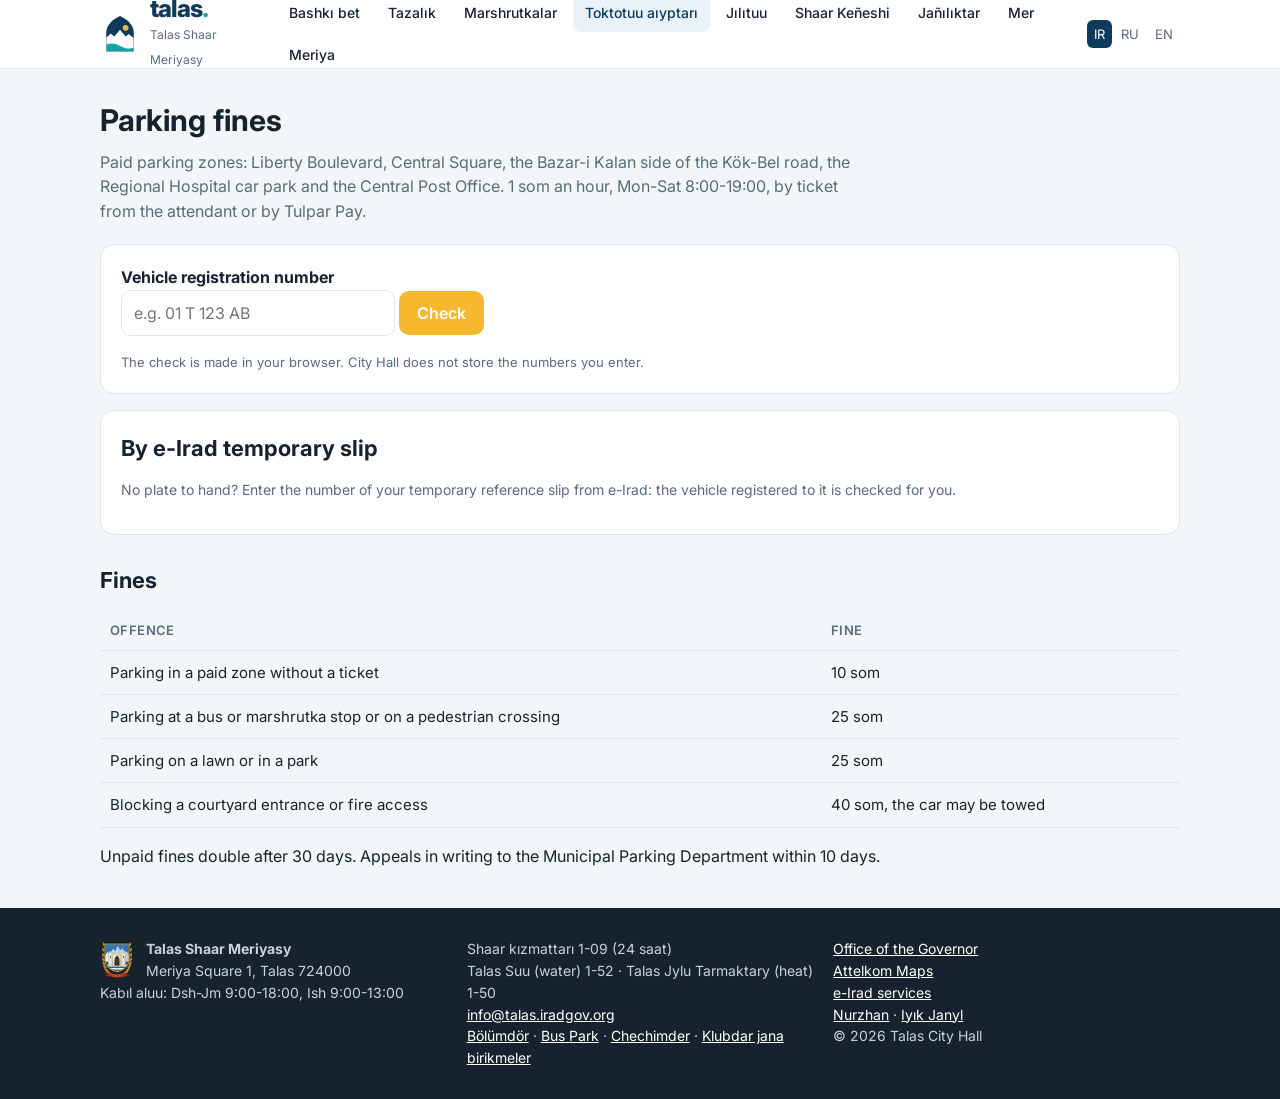
<file: parking.html>
<!doctype html>
<html lang="en">
<head>
<meta charset="utf-8">
<meta name="viewport" content="width=device-width, initial-scale=1">
<title>Parking fines - Talas City Hall</title>
<meta name="description" content="Check and pay parking fines in Talas.">
<meta name="author" content="Aizada Turusbekova, Public Relations and Civil Society Department">
<link rel="canonical" href="https://talas.iradgov.org/parking.html">
<meta property="og:type" content="website">
<meta property="og:site_name" content="Talas City Hall">
<meta property="og:url" content="https://talas.iradgov.org/parking.html">
<meta property="og:title" content="Parking fines - Talas City Hall">
<meta property="og:description" content="Check and pay parking fines in Talas.">
<meta property="og:image" content="https://talas.iradgov.org/assets/og-image.png">
<meta property="og:image:width" content="1200">
<meta property="og:image:height" content="630">
<meta name="twitter:card" content="summary_large_image">
<meta name="twitter:image" content="https://talas.iradgov.org/assets/og-image.png">
<meta name="theme-color" content="#0e3a5c">
<link rel="icon" href="favicon.ico" sizes="any">
<link rel="icon" type="image/svg+xml" href="assets/talas-mark.svg">
<link rel="apple-touch-icon" href="apple-touch-icon.png">
<link rel="preconnect" href="https://fonts.googleapis.com">
<link rel="stylesheet" href="https://fonts.googleapis.com/css2?family=Inter:wght@400;500;600;700&display=swap">
<link rel="stylesheet" href="assets/site.css">
<script>window.goatcounter=new Object();goatcounter.path=p=>location.host+p;</script>
<script data-goatcounter="https://irad.goatcounter.com/count" async src="//gc.zgo.at/count.js"></script>
<script async src="https://www.googletagmanager.com/gtag/js?id=G-QTS2XFLJD7"></script>
<script>window.dataLayer=window.dataLayer||[];function gtag(){dataLayer.push(arguments);}gtag('js',new Date());gtag('config','G-QTS2XFLJD7');</script>
</head>
<body data-page="park">
<header class="top" id="hdr"><div class="wrap"><a class="brand" href="index.html"><img src="assets/talas-mark.svg" alt=""><div><b>talas<i>.</i></b><span>Talas City Hall</span></div></a><button class="burger" aria-label="Menu">&#9776;</button><nav class="main"><a href="index.html">Home</a><a href="waste.html">Rubbish</a><a href="transport.html">Marshrutkas</a><a href="parking.html" class="on">Parking fines</a><a href="heating.html">Heating</a><a href="council.html">City Council</a><a href="news.html">News</a><a href="mayor.html">Mayor</a><a href="about.html">City Hall</a></nav><div class="lang"><a href="#" data-l="ir">IR</a><a href="#" data-l="ru">RU</a><a href="#" data-l="en" class="on">EN</a></div></div></header>
<main class="wrap">
<h1 class="page">Parking fines</h1>
<p class="lead">Paid parking zones: Liberty Boulevard, Central Square, the Bazar-i Kalan side of the Kök-Bel road, the Regional Hospital car park and the Central Post Office. 1 som an hour, Mon-Sat 8:00-19:00, by ticket from the attendant or by Tulpar Pay.</p>
<div class="card"><form id="pform"><label for="plate"><b>Vehicle registration number</b></label><br><input type="text" id="plate" name="plate" placeholder="e.g. 01 T 123 AB" autocomplete="off"> <button class="btn">Check</button></form>
<div id="pres" class="result"></div>
<p style="font-size:13px;color:#5b6b78;margin-bottom:0">The check is made in your browser. City Hall does not store the numbers you enter.</p></div>
<div class="card" id="slip" style="margin-top:16px"><h2 style="margin-top:0">By e-Irad temporary slip</h2><p style="font-size:14px;color:#5b6b78">No plate to hand? Enter the number of your temporary reference slip from e-Irad: the vehicle registered to it is checked for you.</p><div data-irad-slip="fine" data-fill="#plate" data-btn-class="btn"></div></div>
<script src="https://e-irad.org/assets/slip.js" defer></script>
<h2 style="margin-top:28px">Fines</h2>
<table class="t"><tr><th>Offence</th><th>Fine</th></tr>
<tr><td>Parking in a paid zone without a ticket</td><td>10 som</td></tr><tr><td>Parking at a bus or marshrutka stop or on a pedestrian crossing</td><td>25 som</td></tr><tr><td>Parking on a lawn or in a park</td><td>25 som</td></tr><tr><td>Blocking a courtyard entrance or fire access</td><td>40 som, the car may be towed</td></tr></table>
<p>Unpaid fines double after 30 days. Appeals in writing to the Municipal Parking Department within 10 days.</p>
</main>
<footer id="ftr"><div class="wrap cols"><div><img src="assets/talas-arms.svg" alt="" width="34" height="40" style="float:left;margin:2px 12px 0 0"><b>Talas City Hall</b><br>Meriya Square 1, Talas 724000<br>Reception: Mon-Fri 9:00-18:00, Sat 9:00-13:00</div><div>City services line 1-09 (24 h)<br>Talas Suu (water) 1-52 · Talas Jylu Tarmaktary (heat) 1-50<br><a href="mailto:info@talas.iradgov.org">info@talas.iradgov.org</a><br><a href="departments.html">Departments</a> · <a href="https://transport.talas.iradgov.org/">Bus Park</a> · <a href="decisions.html">Decisions</a> · <a href="clubs.html">Clubs and associations</a></div><div><a href="https://iradgov.org/">Office of the Governor</a><br><a href="https://maps.attelkom.net/">Attelkom Maps</a><br><a href="https://e-irad.org/">e-Irad services</a><br><a href="https://nurzhan.iradgov.org/">Nurzhan</a> · <a href="https://iyikjanyl.iradgov.org/">Iyık Janyl</a><br>&copy; 2026 Talas City Hall</div></div></footer>
<script src="assets/site.js"></script>
</body>
</html>
</file>
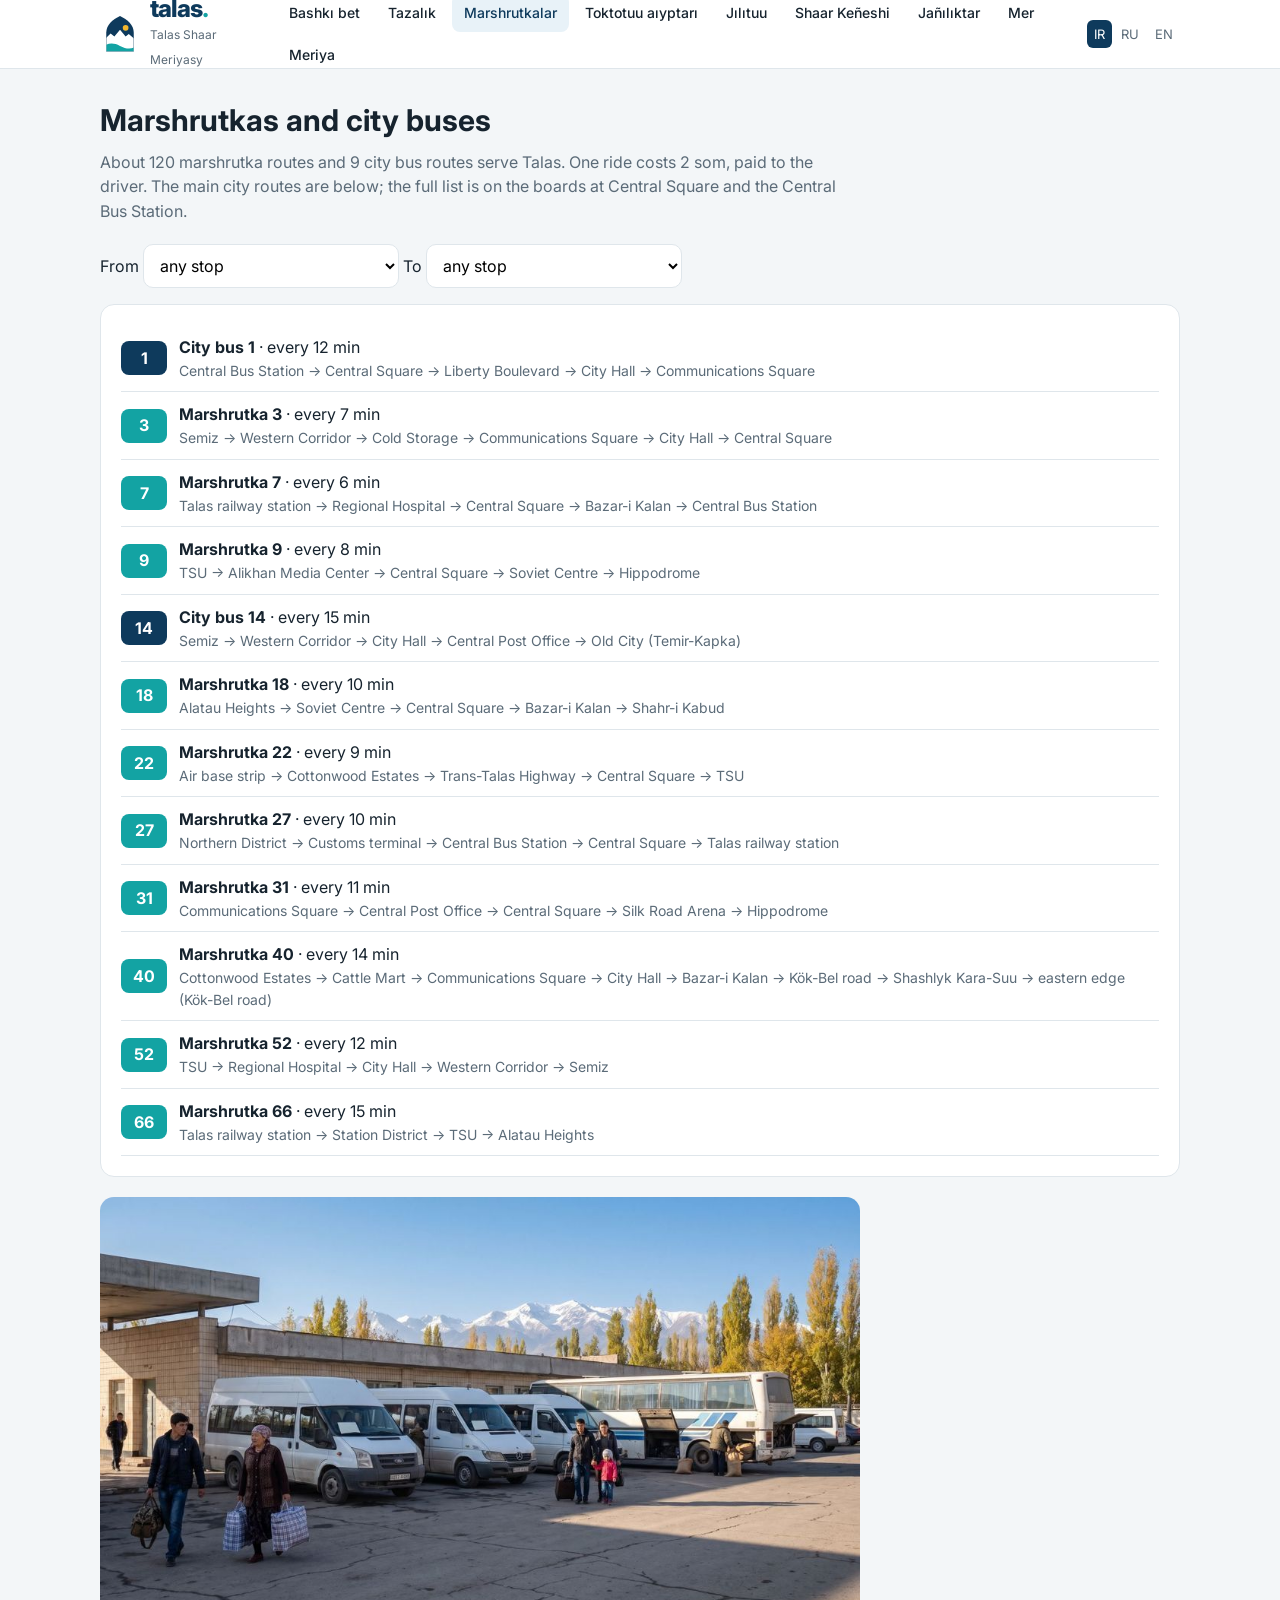
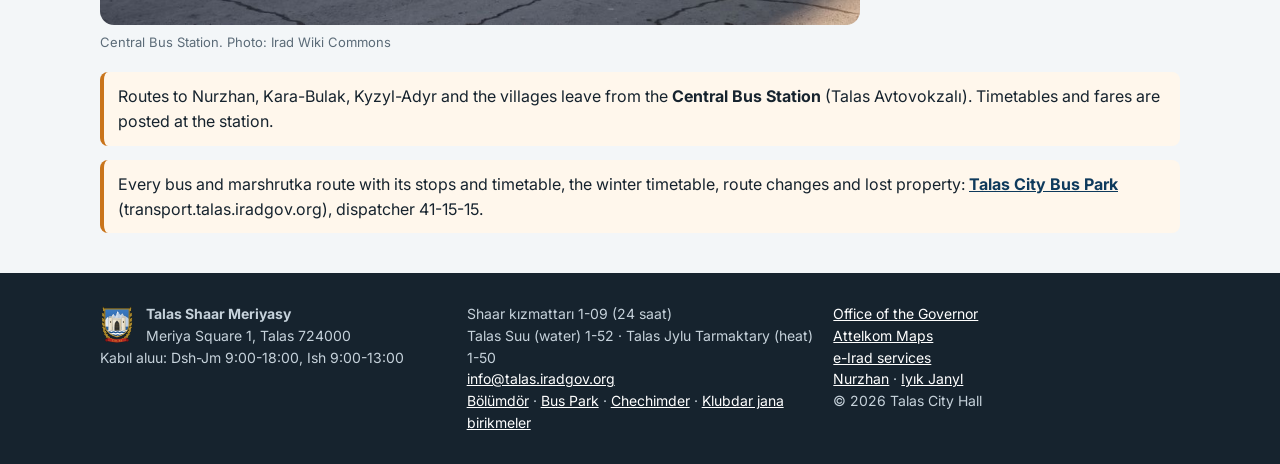
<file: transport.html>
<!doctype html>
<html lang="en">
<head>
<meta charset="utf-8">
<meta name="viewport" content="width=device-width, initial-scale=1">
<title>Marshrutkas and buses - Talas City Hall</title>
<meta name="description" content="Talas city marshrutka and bus routes.">
<meta name="author" content="Aizada Turusbekova, Public Relations and Civil Society Department">
<link rel="canonical" href="https://talas.iradgov.org/transport.html">
<meta property="og:type" content="website">
<meta property="og:site_name" content="Talas City Hall">
<meta property="og:url" content="https://talas.iradgov.org/transport.html">
<meta property="og:title" content="Marshrutkas and buses - Talas City Hall">
<meta property="og:description" content="Talas city marshrutka and bus routes.">
<meta property="og:image" content="https://talas.iradgov.org/assets/og-image.png">
<meta property="og:image:width" content="1200">
<meta property="og:image:height" content="630">
<meta name="twitter:card" content="summary_large_image">
<meta name="twitter:image" content="https://talas.iradgov.org/assets/og-image.png">
<meta name="theme-color" content="#0e3a5c">
<link rel="icon" href="favicon.ico" sizes="any">
<link rel="icon" type="image/svg+xml" href="assets/talas-mark.svg">
<link rel="apple-touch-icon" href="apple-touch-icon.png">
<link rel="preconnect" href="https://fonts.googleapis.com">
<link rel="stylesheet" href="https://fonts.googleapis.com/css2?family=Inter:wght@400;500;600;700&display=swap">
<link rel="stylesheet" href="assets/site.css">
<script>window.goatcounter=new Object();goatcounter.path=p=>location.host+p;</script>
<script data-goatcounter="https://irad.goatcounter.com/count" async src="//gc.zgo.at/count.js"></script>
<script async src="https://www.googletagmanager.com/gtag/js?id=G-QTS2XFLJD7"></script>
<script>window.dataLayer=window.dataLayer||[];function gtag(){dataLayer.push(arguments);}gtag('js',new Date());gtag('config','G-QTS2XFLJD7');</script>
</head>
<body data-page="bus">
<header class="top" id="hdr"><div class="wrap"><a class="brand" href="index.html"><img src="assets/talas-mark.svg" alt=""><div><b>talas<i>.</i></b><span>Talas City Hall</span></div></a><button class="burger" aria-label="Menu">&#9776;</button><nav class="main"><a href="index.html">Home</a><a href="waste.html">Rubbish</a><a href="transport.html" class="on">Marshrutkas</a><a href="parking.html">Parking fines</a><a href="heating.html">Heating</a><a href="council.html">City Council</a><a href="news.html">News</a><a href="mayor.html">Mayor</a><a href="about.html">City Hall</a></nav><div class="lang"><a href="#" data-l="ir">IR</a><a href="#" data-l="ru">RU</a><a href="#" data-l="en" class="on">EN</a></div></div></header>
<main class="wrap">
<h1 class="page">Marshrutkas and city buses</h1>
<p class="lead">About 120 marshrutka routes and 9 city bus routes serve Talas. One ride costs 2 som, paid to the driver. The main city routes are below; the full list is on the boards at Central Square and the Central Bus Station.</p>
<p><label>From <select id="from"></select></label> <label>To <select id="to"></select></label></p>
<div class="card" id="routes"></div>
<figure style="margin:20px 0"><img src="assets/photos/Talas_Central_Bus_Station.jpg" alt="Talas Central Bus Station" style="width:100%;max-width:760px;border-radius:14px"><figcaption style="font-size:13px;color:#5b6b78">Central Bus Station. Photo: Irad Wiki Commons</figcaption></figure>
<div class="note">Routes to Nurzhan, Kara-Bulak, Kyzyl-Adyr and the villages leave from the <b>Central Bus Station</b> (Talas Avtovokzalı). Timetables and fares are posted at the station.</div>
<div class="note">Every bus and marshrutka route with its stops and timetable, the winter timetable, route changes and lost property: <a href="https://transport.talas.iradgov.org/"><b>Talas City Bus Park</b></a> (transport.talas.iradgov.org), dispatcher 41-15-15.</div>
</main>
<footer id="ftr"><div class="wrap cols"><div><img src="assets/talas-arms.svg" alt="" width="34" height="40" style="float:left;margin:2px 12px 0 0"><b>Talas City Hall</b><br>Meriya Square 1, Talas 724000<br>Reception: Mon-Fri 9:00-18:00, Sat 9:00-13:00</div><div>City services line 1-09 (24 h)<br>Talas Suu (water) 1-52 · Talas Jylu Tarmaktary (heat) 1-50<br><a href="mailto:info@talas.iradgov.org">info@talas.iradgov.org</a><br><a href="departments.html">Departments</a> · <a href="https://transport.talas.iradgov.org/">Bus Park</a> · <a href="decisions.html">Decisions</a> · <a href="clubs.html">Clubs and associations</a></div><div><a href="https://iradgov.org/">Office of the Governor</a><br><a href="https://maps.attelkom.net/">Attelkom Maps</a><br><a href="https://e-irad.org/">e-Irad services</a><br><a href="https://nurzhan.iradgov.org/">Nurzhan</a> · <a href="https://iyikjanyl.iradgov.org/">Iyık Janyl</a><br>&copy; 2026 Talas City Hall</div></div></footer>
<script src="assets/site.js"></script>
</body>
</html>
</file>
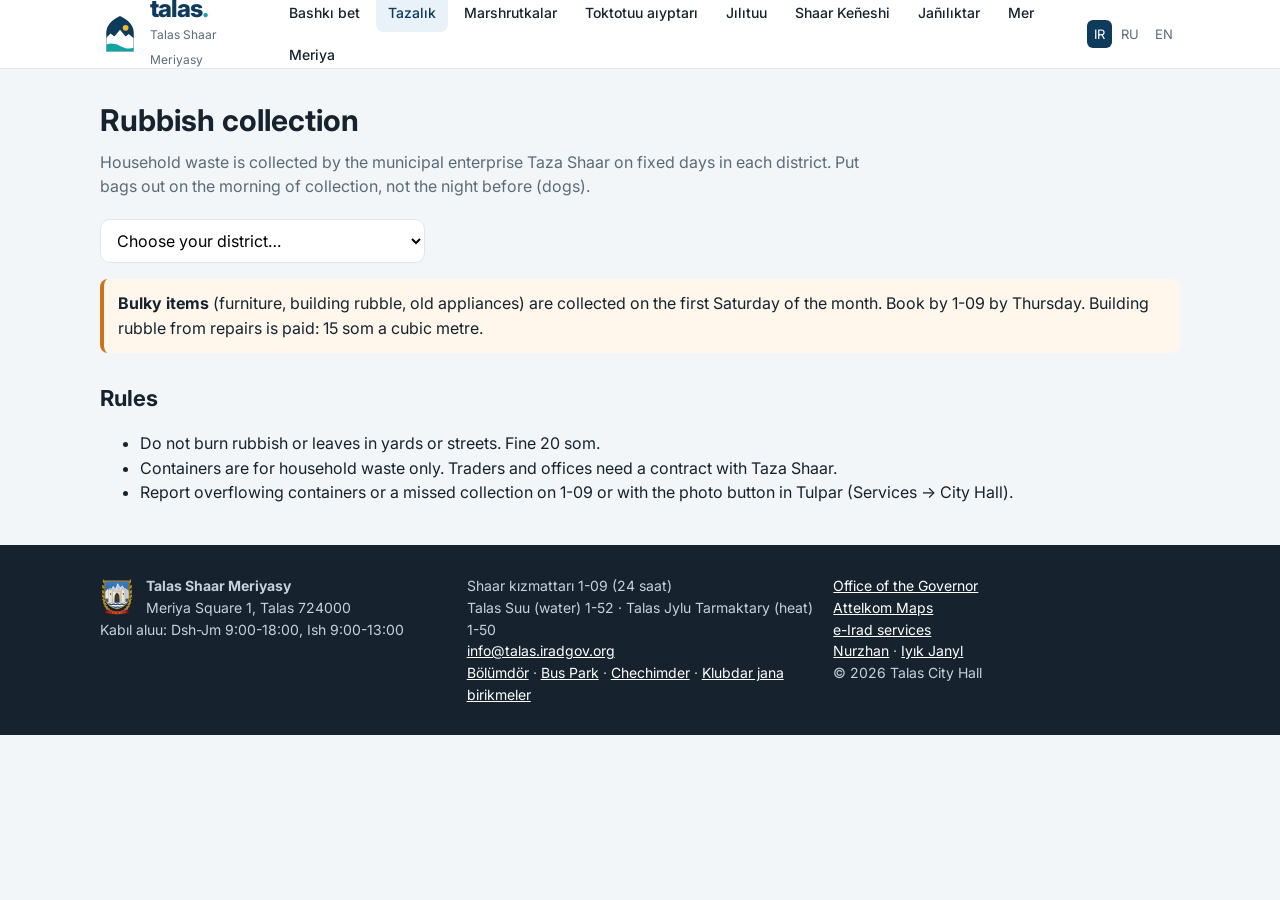
<file: waste.html>
<!doctype html>
<html lang="en">
<head>
<meta charset="utf-8">
<meta name="viewport" content="width=device-width, initial-scale=1">
<title>Rubbish collection - Talas City Hall</title>
<meta name="description" content="Rubbish collection days in every district of Talas.">
<meta name="author" content="Aizada Turusbekova, Public Relations and Civil Society Department">
<link rel="canonical" href="https://talas.iradgov.org/waste.html">
<meta property="og:type" content="website">
<meta property="og:site_name" content="Talas City Hall">
<meta property="og:url" content="https://talas.iradgov.org/waste.html">
<meta property="og:title" content="Rubbish collection - Talas City Hall">
<meta property="og:description" content="Rubbish collection days in every district of Talas.">
<meta property="og:image" content="https://talas.iradgov.org/assets/og-image.png">
<meta property="og:image:width" content="1200">
<meta property="og:image:height" content="630">
<meta name="twitter:card" content="summary_large_image">
<meta name="twitter:image" content="https://talas.iradgov.org/assets/og-image.png">
<meta name="theme-color" content="#0e3a5c">
<link rel="icon" href="favicon.ico" sizes="any">
<link rel="icon" type="image/svg+xml" href="assets/talas-mark.svg">
<link rel="apple-touch-icon" href="apple-touch-icon.png">
<link rel="preconnect" href="https://fonts.googleapis.com">
<link rel="stylesheet" href="https://fonts.googleapis.com/css2?family=Inter:wght@400;500;600;700&display=swap">
<link rel="stylesheet" href="assets/site.css">
<script>window.goatcounter=new Object();goatcounter.path=p=>location.host+p;</script>
<script data-goatcounter="https://irad.goatcounter.com/count" async src="//gc.zgo.at/count.js"></script>
<script async src="https://www.googletagmanager.com/gtag/js?id=G-QTS2XFLJD7"></script>
<script>window.dataLayer=window.dataLayer||[];function gtag(){dataLayer.push(arguments);}gtag('js',new Date());gtag('config','G-QTS2XFLJD7');</script>
</head>
<body data-page="waste">
<header class="top" id="hdr"><div class="wrap"><a class="brand" href="index.html"><img src="assets/talas-mark.svg" alt=""><div><b>talas<i>.</i></b><span>Talas City Hall</span></div></a><button class="burger" aria-label="Menu">&#9776;</button><nav class="main"><a href="index.html">Home</a><a href="waste.html" class="on">Rubbish</a><a href="transport.html">Marshrutkas</a><a href="parking.html">Parking fines</a><a href="heating.html">Heating</a><a href="council.html">City Council</a><a href="news.html">News</a><a href="mayor.html">Mayor</a><a href="about.html">City Hall</a></nav><div class="lang"><a href="#" data-l="ir">IR</a><a href="#" data-l="ru">RU</a><a href="#" data-l="en" class="on">EN</a></div></div></header>
<main class="wrap">
<h1 class="page">Rubbish collection</h1>
<p class="lead">Household waste is collected by the municipal enterprise Taza Shaar on fixed days in each district. Put bags out on the morning of collection, not the night before (dogs).</p>
<p><select id="dsel" aria-label="District"></select></p>
<div id="dres" class="result"></div>
<div class="note"><b>Bulky items</b> (furniture, building rubble, old appliances) are collected on the first Saturday of the month. Book by 1-09 by Thursday. Building rubble from repairs is paid: 15 som a cubic metre.</div>
<h2 style="margin-top:28px">Rules</h2>
<ul><li>Do not burn rubbish or leaves in yards or streets. Fine 20 som.</li><li>Containers are for household waste only. Traders and offices need a contract with Taza Shaar.</li><li>Report overflowing containers or a missed collection on 1-09 or with the photo button in Tulpar (Services → City Hall).</li></ul>
</main>
<footer id="ftr"><div class="wrap cols"><div><img src="assets/talas-arms.svg" alt="" width="34" height="40" style="float:left;margin:2px 12px 0 0"><b>Talas City Hall</b><br>Meriya Square 1, Talas 724000<br>Reception: Mon-Fri 9:00-18:00, Sat 9:00-13:00</div><div>City services line 1-09 (24 h)<br>Talas Suu (water) 1-52 · Talas Jylu Tarmaktary (heat) 1-50<br><a href="mailto:info@talas.iradgov.org">info@talas.iradgov.org</a><br><a href="departments.html">Departments</a> · <a href="https://transport.talas.iradgov.org/">Bus Park</a> · <a href="decisions.html">Decisions</a> · <a href="clubs.html">Clubs and associations</a></div><div><a href="https://iradgov.org/">Office of the Governor</a><br><a href="https://maps.attelkom.net/">Attelkom Maps</a><br><a href="https://e-irad.org/">e-Irad services</a><br><a href="https://nurzhan.iradgov.org/">Nurzhan</a> · <a href="https://iyikjanyl.iradgov.org/">Iyık Janyl</a><br>&copy; 2026 Talas City Hall</div></div></footer>
<script src="assets/site.js"></script>
</body>
</html>
</file>
<file: assets/site.css>
/* Talas city brand 2024: navy, Talas teal, sun yellow */
:root{--blue:#0e3a5c;--teal:#13a3a3;--sun:#f5b82e;--ink:#16232e;--mut:#5b6b78;--bg:#f3f6f8;--card:#fff;--line:#dfe6eb;--warn:#c9741a}
*{box-sizing:border-box}
html{background:var(--bg)}
body{margin:0;font:16px/1.55 Inter,system-ui,-apple-system,"Segoe UI",Roboto,Arial,sans-serif;color:var(--ink)}
a{color:var(--blue)}
.wrap{max-width:1120px;margin:0 auto;padding:0 20px}
header.top{background:#fff;border-bottom:1px solid var(--line);position:sticky;top:0;z-index:5}
header.top .wrap{display:flex;align-items:center;gap:14px;height:68px}
.brand{display:flex;align-items:center;gap:10px;text-decoration:none;color:var(--ink)}
.brand img{width:40px;height:40px}
.brand b{display:block;font-size:24px;line-height:1;font-weight:800;letter-spacing:-.04em;color:var(--blue)}
.brand b i{font-style:normal;color:var(--teal)}
.brand span{font-size:12px;color:var(--mut)}
nav.main{margin-left:auto;display:flex;gap:4px;flex-wrap:wrap}
nav.main a{padding:8px 12px;border-radius:8px;text-decoration:none;color:var(--ink);font-size:14px;font-weight:500}
nav.main a:hover,nav.main a.on{background:#e8f2f8;color:var(--blue)}
.lang{display:flex;gap:2px;font-size:13px}
.lang a{padding:4px 7px;border-radius:6px;text-decoration:none;color:var(--mut)}
.lang a.on{background:var(--blue);color:#fff}
.burger{display:none;background:none;border:1px solid var(--line);border-radius:8px;padding:6px 10px;font-size:18px}
.hero{position:relative;background:linear-gradient(120deg,rgba(14,58,92,.95),rgba(19,163,163,.78)),url(photos/Talas_River.jpg) center/cover;color:#fff;padding:42px 0 54px}
.hero h1{margin:0 0 6px;font-size:38px;line-height:1.1;font-weight:800;letter-spacing:-.03em}
.hero h1 span{color:var(--sun)}
.hero:after{content:"";position:absolute;left:0;right:0;bottom:0;height:26px;background:var(--bg);clip-path:polygon(0 100%,0 60%,8% 20%,14% 55%,22% 0,30% 50%,38% 25%,46% 70%,54% 10%,62% 55%,70% 30%,78% 65%,86% 15%,93% 50%,100% 35%,100% 100%)}
.hero p{margin:0;opacity:.9;max-width:640px}
.hero .search{margin-top:20px;display:flex;max-width:560px;background:#fff;border-radius:12px;overflow:hidden}
.hero .search input{flex:1;border:0;padding:14px 16px;font:inherit;outline:0}
.hero .search button{border:0;background:var(--sun);color:var(--ink);color:#fff;padding:0 18px;font:inherit;font-weight:600;cursor:pointer}
.tiles{position:relative;z-index:1;display:grid;grid-template-columns:repeat(auto-fill,minmax(220px,1fr));gap:14px;margin-top:-30px}
.tile{background:var(--card);border-radius:14px;padding:18px;text-decoration:none;color:var(--ink);box-shadow:0 2px 10px rgba(16,40,60,.08);display:block;transition:transform .15s}
.tile:hover{transform:translateY(-2px)}
.tile svg{width:30px;height:30px;color:var(--teal)}
.tile b{display:block;margin:8px 0 2px}
.tile span{font-size:14px;color:var(--mut)}
.grid2{display:grid;grid-template-columns:2fr 1fr;gap:24px;margin:34px 0}
.card{background:var(--card);border:1px solid var(--line);border-radius:14px;padding:20px}
h2{font-size:22px;margin:0 0 12px}
h1.page{font-size:30px;margin:28px 0 6px}
.lead{color:var(--mut);margin:0 0 20px;max-width:760px}
.news article{border-bottom:1px solid var(--line);padding:12px 0}
.news article:last-child{border:0}
.news time{font-size:13px;color:var(--mut)}
.news h3{margin:2px 0 4px;font-size:17px}
.news p{margin:0;font-size:15px}
.wx .t{font-size:40px;font-weight:700;line-height:1}
.wx small{color:var(--mut)}
.aqi{display:inline-block;padding:2px 8px;border-radius:999px;font-size:13px;font-weight:600}
.pill{display:inline-block;padding:2px 9px;border-radius:999px;background:#e8f2f8;color:var(--blue);font-size:13px;font-weight:600;margin:2px}
.mayor{display:flex;gap:14px;align-items:center}
.mayor .ph{width:64px;height:64px;border-radius:50%;background:#dbe7ee;display:flex;align-items:center;justify-content:center;font-weight:700;color:var(--blue)}
select,input[type=text]{font:inherit;padding:10px 12px;border:1px solid var(--line);border-radius:10px;background:#fff;min-width:240px;max-width:100%}
.btn{background:var(--sun);color:var(--ink);color:#fff;border:0;border-radius:10px;padding:10px 18px;font:inherit;font-weight:600;cursor:pointer}
.result{margin-top:16px}
table.t{width:100%;border-collapse:collapse;font-size:15px}
table.t th,table.t td{text-align:left;padding:10px;border-bottom:1px solid var(--line);vertical-align:top}
table.t th{font-size:13px;color:var(--mut);font-weight:600;text-transform:uppercase;letter-spacing:.03em}
.route{display:flex;align-items:center;gap:12px;padding:10px 0;border-bottom:1px solid var(--line)}
.route .no{min-width:46px;height:34px;border-radius:8px;background:var(--teal);color:#fff;font-weight:700;display:flex;align-items:center;justify-content:center}
.route .no.bus{background:var(--blue)}
.route .st{font-size:14px;color:var(--mut)}
.note{background:#fff7ec;border-left:4px solid var(--warn);padding:12px 14px;border-radius:8px;margin:14px 0}
.ok{background:#eaf7ef;border-left:4px solid #2f9e5b;padding:12px 14px;border-radius:8px}
footer{background:var(--ink);color:#c6d2db;margin-top:40px;padding:30px 0;font-size:14px}
footer a{color:#fff}
footer .cols{display:grid;grid-template-columns:repeat(auto-fit,minmax(200px,1fr));gap:20px}
@media (max-width:820px){
  nav.main{display:none;position:absolute;top:68px;left:0;right:0;background:#fff;flex-direction:column;padding:10px 20px;border-bottom:1px solid var(--line)}
  nav.main.open{display:flex}
  .burger{display:block;margin-left:auto}
  .grid2{grid-template-columns:1fr}
  .hero h1{font-size:26px}
  select,input[type=text]{min-width:0;width:100%}
}

table.t td.nw{white-space:nowrap}
.tw{overflow-x:auto}
@media (max-width:600px){table.t th,table.t td{padding:8px 6px}}
</file>
